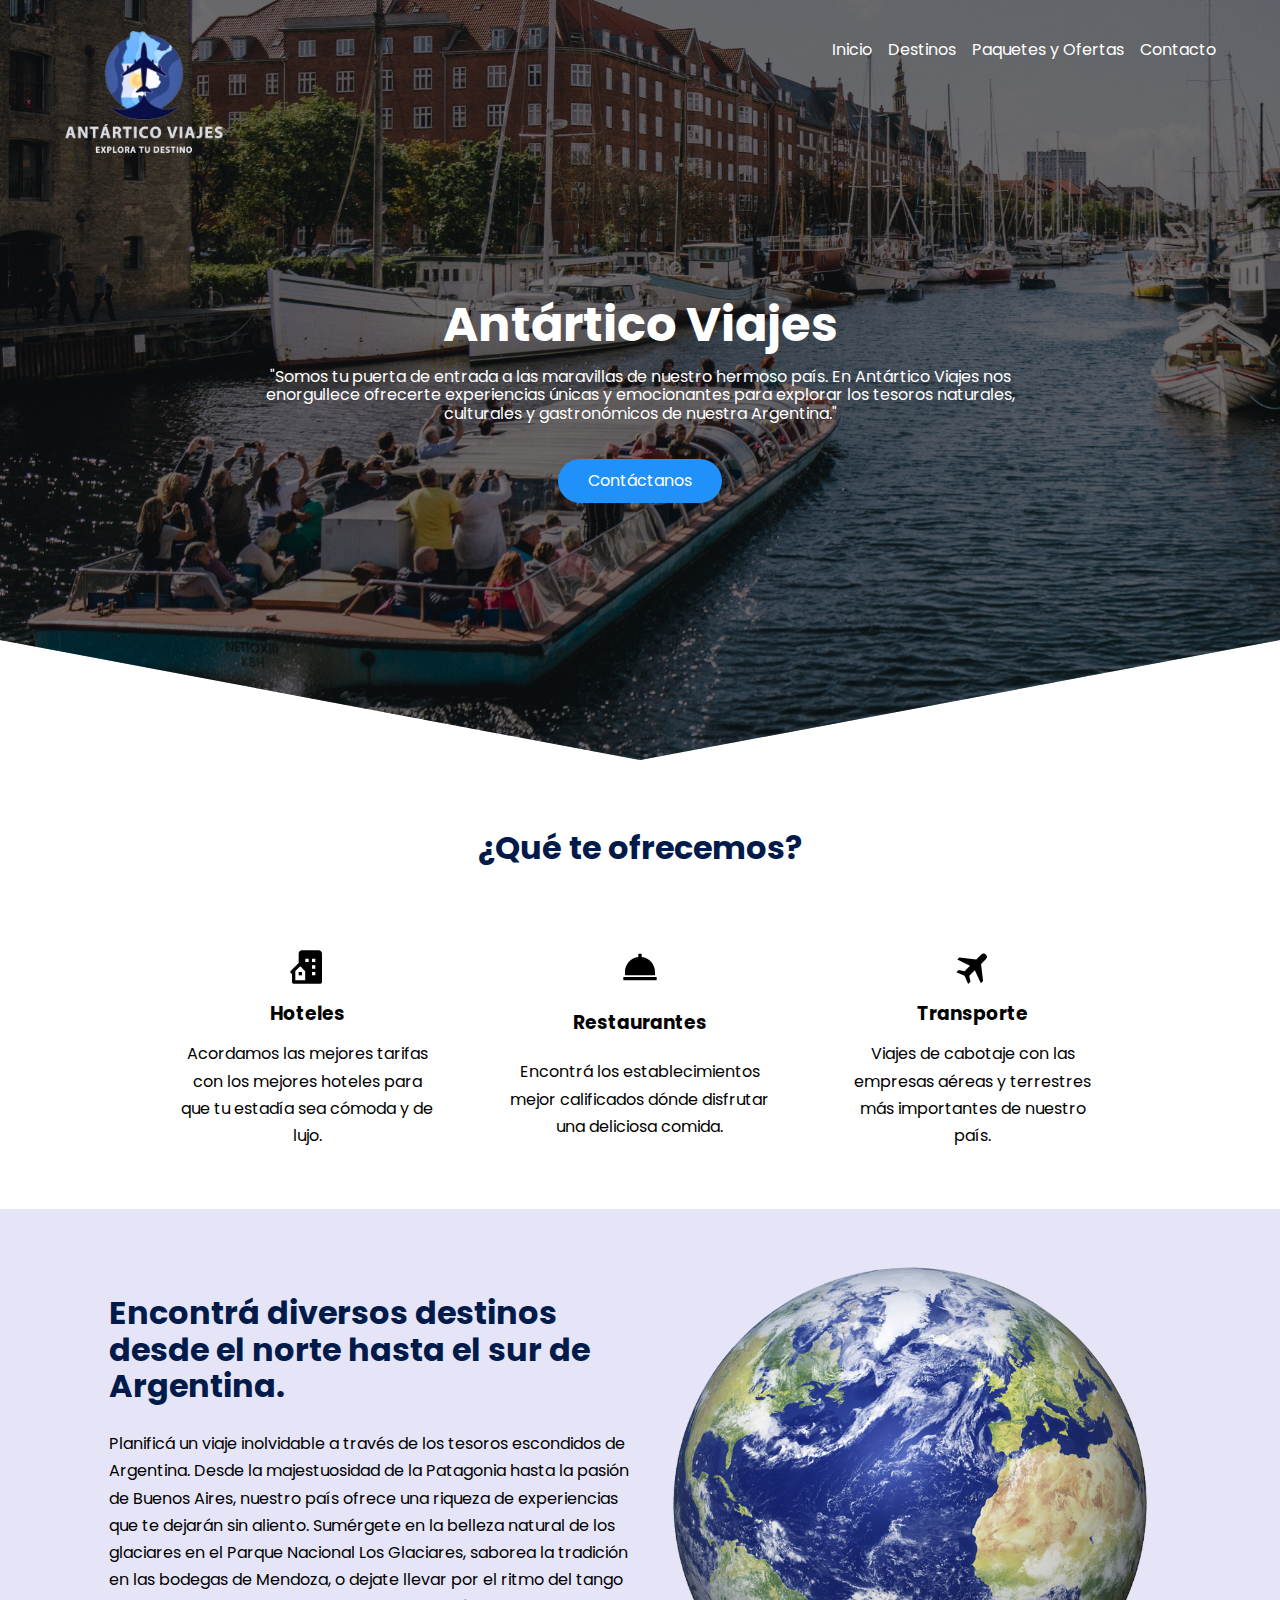
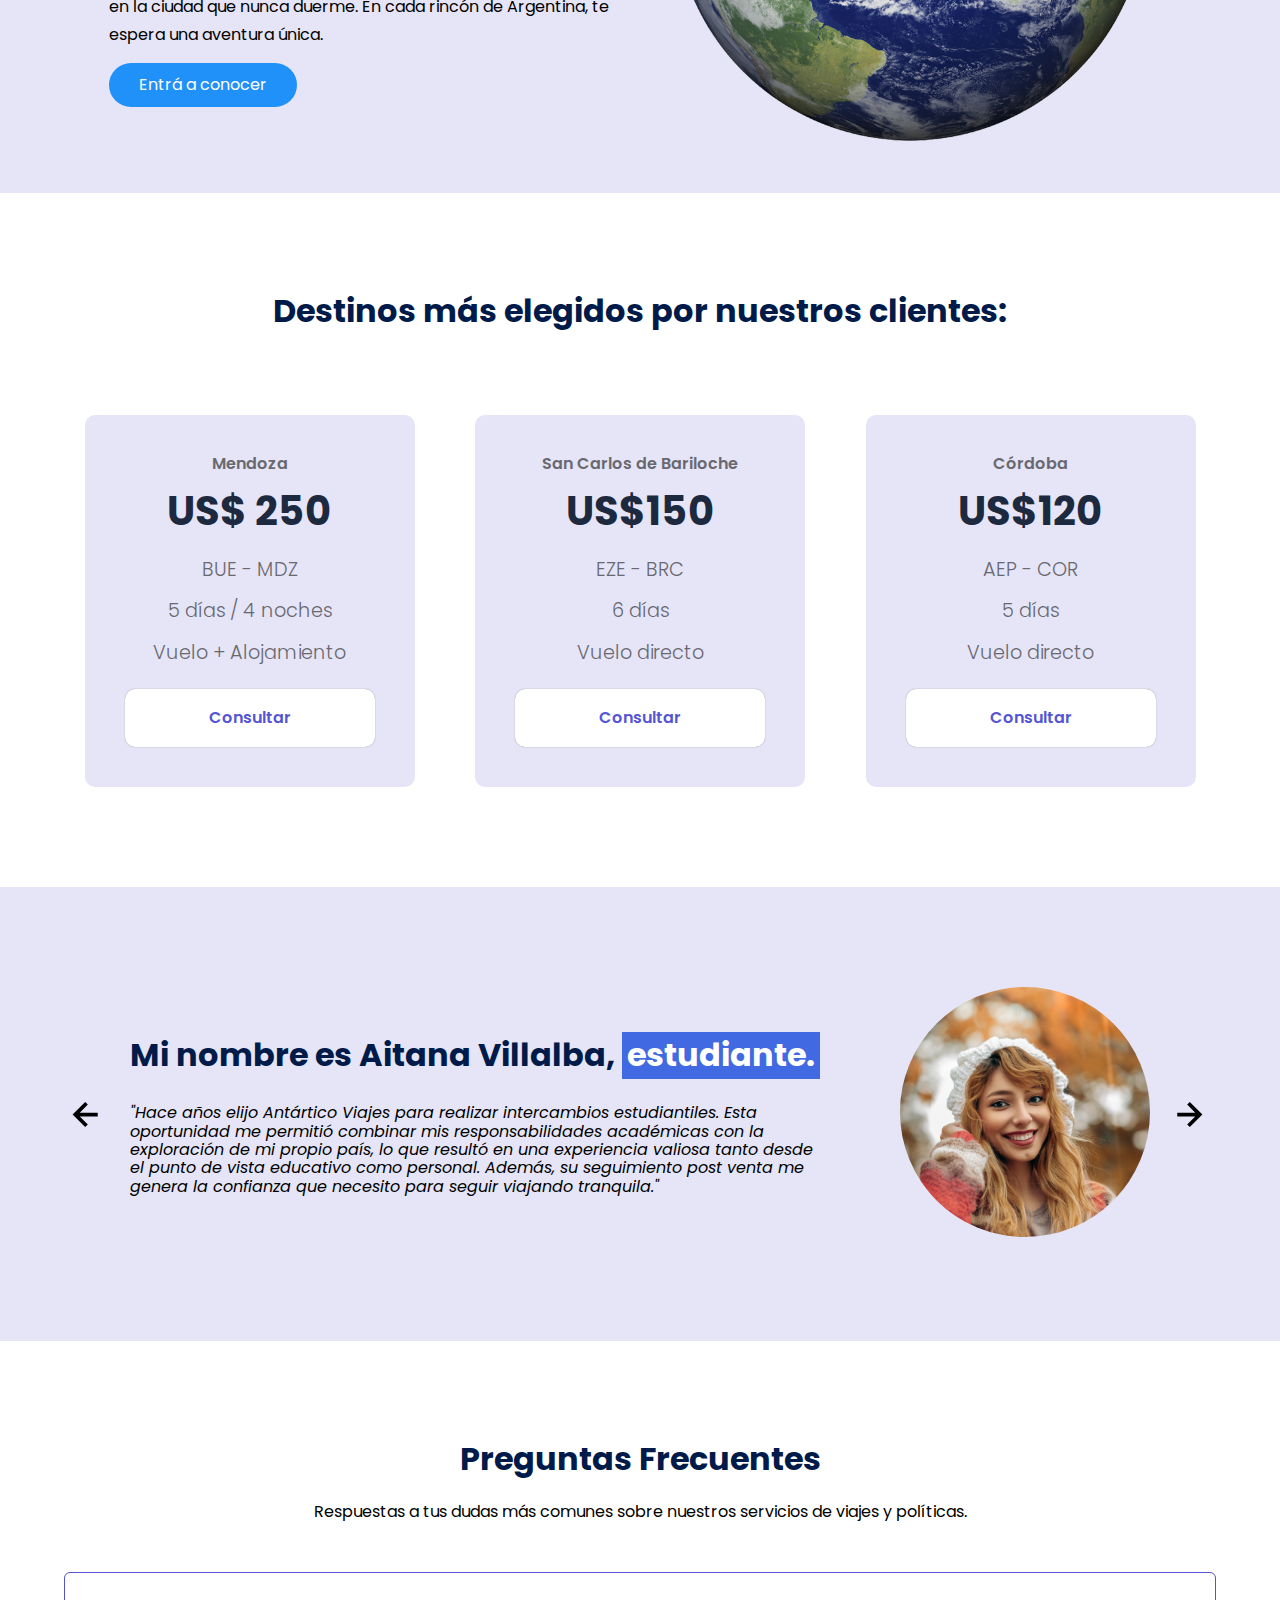
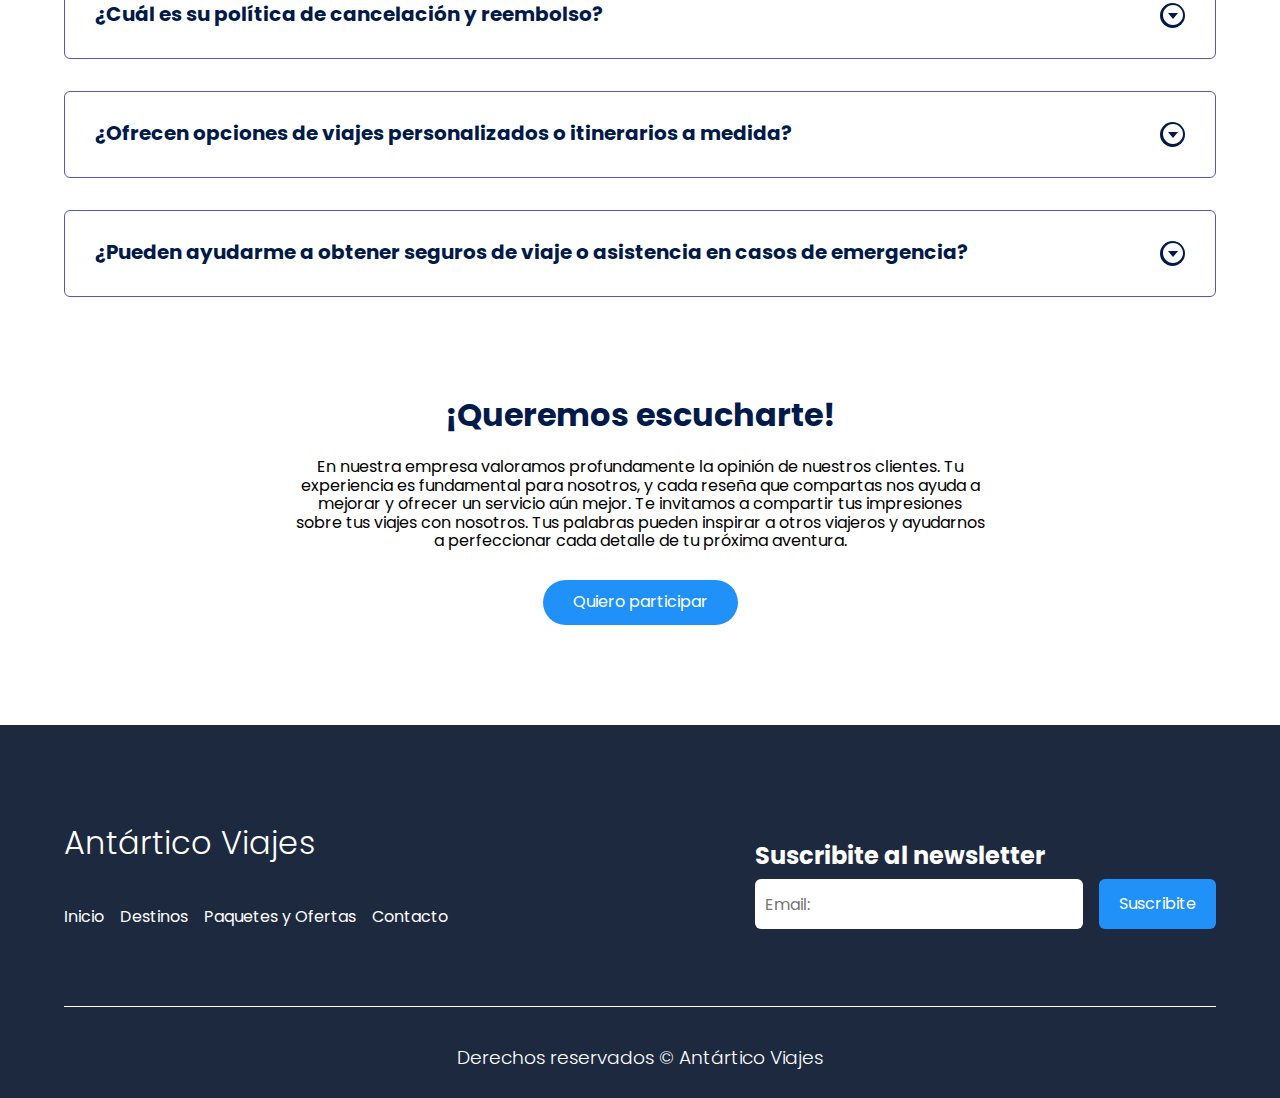
<file: index.html>
<!DOCTYPE html>
<html lang="es">
<head>
    <meta charset="UTF-8">
    <meta name="viewport" content="width=device-width, initial-scale=1.0">
    <title>Antártico Viajes</title>
    <link rel="shortcut icon" href="img/logotype.png" type="image/x-icon">
    <link rel="stylesheet" href="css/normalize.css">
    <link rel="stylesheet" href="css/index.css">
    <link rel="stylesheet" href="https://cdnjs.cloudflare.com/ajax/libs/font-awesome/6.4.2/css/all.min.css" integrity="sha512-z3gLpd7yknf1YoNbCzqRKc4qyor8gaKU1qmn+CShxbuBusANI9QpRohGBreCFkKxLhei6S9CQXFEbbKuqLg0DA==" crossorigin="anonymous" referrerpolicy="no-referrer" />

    <meta name="theme-color" content="#2091f9">

    <!-- Google -->
    <meta name="title" content="Antártico Viajes">
    <meta name="description" content="Somos tu puerta de entrada a las maravillas de nuestro hermoso país. En Antártico Viajes nos enorgullece ofrecerte experiencias únicas y emocionantes para explorar los tesoros naturales, culturales y gastronómicos de nuestra Argentina.">

    <!-- Facebook -->
    <meta property="og:type" content="website">
    <meta property="og:url" content="https://www.antartico-viajes.com">
    <meta property="og:title" content="Antártico Viajes">
    <meta property="og:description" content="Somos tu puerta de entrada a las maravillas de nuestro hermoso país. En Antártico Viajes nos enorgullece ofrecerte experiencias únicas y emocionantes para explorar los tesoros naturales, culturales y gastronómicos de nuestra Argentina.">

</head>
<body>
    <header class="hero">
        <nav class="nav container">
            <div class="nav_logo">
                <img src="img/Logotype-white.png" alt="logotype-white">                
            </div> 

            <ul class="nav_link nav_link--menu">
                <li class="nav_items">
                    <a href="#" class="nav_links">Inicio</a>
                </li>
                <li class="nav_items">
                    <a href="destinations.html" class="nav_links" target="_blank">Destinos</a>
                </li>
                <li class="nav_items">
                    <a href="packages.html" class="nav_links" target="_blank">Paquetes y Ofertas</a>
                </li>
                <li class="nav_items">
                    <a href="contact.html" class="nav_links" target="_blank">Contacto</a>
                </li>

                <img src="svg/close.svg" alt="boton cerrar" class="nav_close">
            </ul>

            <div class="nav_menu">
                <img src="svg/menu.svg" alt="boton menu" class="nav_img">
            </div>
        </nav>

        <section class="hero_container container">
            <h1 class="hero_title">Antártico Viajes</h1>
            <p class="hero_paragraph">"Somos tu puerta de entrada a las maravillas de nuestro hermoso país. En Antártico Viajes nos enorgullece ofrecerte experiencias únicas y emocionantes para explorar los tesoros naturales, culturales y gastronómicos de nuestra Argentina."</p>
            <a href="contact.html" target="_blank" class="cta">Contáctanos</a> <!-- Redirige a Contacto-->
        </section>
    </header>

    <main>
        <section class="container about container--about">
            <h2 class="subtitle subtitle--about">¿Qué te ofrecemos?</h2>

            <div class="about_main">
                <article class="about_icons"> <!-- Utilizacion de SVG -->
                    <img src="svg/hotel.svg" class="about_icon">
                    <h3 class="about_title">Hoteles</h3>
                    <p class="about_paragraph">Acordamos las mejores tarifas con los mejores hoteles para que tu estadía sea cómoda y de lujo.</p>
                </article>
                <article class="about_icons">
                    <img src="svg/dish.svg" class="about_icon">
                    <h3 class="about_title">Restaurantes</h3>
                    <p class="about_paragraph">Encontrá los establecimientos mejor calificados dónde disfrutar una deliciosa comida.</p>
                </article>
                <article class="about_icons">
                    <img src="svg/travel.svg" class="about_icon">
                    <h3 class="about_title">Transporte</h3>
                    <p class="about_paragraph">Viajes de cabotaje con las empresas aéreas y terrestres más importantes de nuestro país.</p>
                </article>
            </div>
        </section>

        <section class="knowledge">
            <div class="knowledge_container container">
                <div class="knowledge_texts">
                    <h2 class="subtitle">Encontrá diversos destinos desde el norte hasta el sur de Argentina.</h2>
                    <p class="knowledge_paragraph">Planificá un viaje inolvidable a través de los tesoros escondidos de Argentina. Desde la majestuosidad de la Patagonia hasta la pasión de Buenos Aires, nuestro país ofrece una riqueza de experiencias que te dejarán sin aliento. Sumérgete en la belleza natural de los glaciares en el Parque Nacional Los Glaciares, saborea la tradición en las bodegas de Mendoza, o dejate llevar por el ritmo del tango en la ciudad que nunca duerme. En cada rincón de Argentina, te espera una aventura única.</p>
                    <a href="destinations.html" target="_blank" class="cta">Entrá a conocer</a> <!-- Redirige a Destinos-->
                </div>
                
            
                <figure class="knowledge_picture">
                    <img src="img/tierra.png" alt="imagen turismo" class="knowledge_img">
                </figure>
            </div>
        </section>

        <section class="price container">
            <h2 class="subtitle">Destinos más elegidos por nuestros clientes:</h2>

            <div class="price_table">
                <div class="price_element">
                    <p class="price_name">Mendoza</p>
                    <h3 class="price_price">US$ 250</h3>
                   
                    <div class="price_items">
                        <p class="price_features">BUE - MDZ</p>
                        <p class="price_features">5 días / 4 noches</p>
                        <p class="price_features">Vuelo + Alojamiento</p>
                    </div>

                    <a href="contact.html" target="_blank" class="price_cta">Consultar</a> <!-- Redirige a Contacto-->
                </div>


                <div class="price_element">
                    <p class="price_name">San Carlos de Bariloche</p>
                    <h3 class="price_price">US$150</h3>
                   
                    <div class="price_items">
                        <p class="price_features">EZE - BRC</p>
                        <p class="price_features">6 días</p>
                        <p class="price_features">Vuelo directo</p>
                    </div>

                    <a href="contact.html" target="_blank" class="price_cta">Consultar</a> <!-- Redirige a Contacto-->
                </div>


                <div class="price_element">
                    <p class="price_name">Córdoba</p>
                    <h3 class="price_price">US$120</h3>
                   
                    <div class="price_items">
                        <p class="price_features">AEP - COR</p>
                        <p class="price_features">5 días</p>
                        <p class="price_features">Vuelo directo</p>
                    </div>

                    <a href="contact.html" target="_blank" class="price_cta">Consultar</a> <!-- Redirige a Contacto-->
                </div>


            </div>
        </section>

        <section class="testimony">
            <div class="testimony_container container">
                <img src="svg/leftarrow.svg" class="testimony_arrow" id="before">
            
                <section class="testimony_body testimony_body--show" data-id="1">
                    <div class="testimony_texts">
                        <h2 class="subtitle">Mi nombre es Aitana Villalba, <span class="testimony_course">estudiante.</span></h2>
                        <p class="testimony_review">"Hace años elijo Antártico Viajes para realizar intercambios estudiantiles. Esta oportunidad me permitió combinar mis responsabilidades académicas con la exploración de mi propio país, lo que resultó en una experiencia valiosa tanto desde el punto de vista educativo como personal. Además, su seguimiento post venta me genera la confianza que necesito para seguir viajando tranquila." </p>
                    </div>

                    <figure class="testimony_picture">
                        <img src="img/cara1.jpg" class="testimony_img" alt="cara1">
                    </figure>
                </section>

                <section class="testimony_body" data-id="2">
                    <div class="testimony_texts">
                        <h2 class="subtitle">Mi nombre es Thomas Villaverde, <span class="testimony_course">empresario.</span></h2>
                        <p class="testimony_review">"En tiempos de incertidumbre, como la pandemia de COVID-19, esta agencia de viaje nacional demostró su valía al mantenernos informados sobre las restricciones y regulaciones locales en constante cambio. Su capacidad para adaptarse a situaciones inesperadas y ofrecer soluciones rápidas fue impresionante y tranquilizadora."</p>
                    </div>

                    <figure class="testimony_picture">
                        <img src="img/cara2.jpg" class="testimony_img" alt="cara2">
                    </figure>
                </section>

                <section class="testimony_body" data-id="3">
                    <div class="testimony_texts">
                        <h2 class="subtitle">Mi nombre es Yexica Hernandez, <span class="testimony_course">viajante.</span></h2>
                        <p class="testimony_review">"Antártico Viajes me brindó un servicio altamente personalizado. Comprendieron mis preferencias y necesidades como viajera y crearon un itinerario que se adaptaba perfectamente a mis intereses, desde mi alojamiento hasta la exploración cultural y gastronómica. Esto hizo que mi experiencia fuera mucho más enriquecedora y personalizada."</p>
                    </div>

                    <figure class="testimony_picture">
                        <img src="img/cara3.jpg" class="testimony_img" alt="cara3">
                    </figure>
                </section>

                <img src="svg/rightarrow.svg" class="testimony_arrow" id="next">

            </div>
        </section>

        <section class="questions container">
            <h2 class="subtitle">Preguntas Frecuentes</h2>
            <p class="questions_paragraph">Respuestas a tus dudas más comunes sobre nuestros servicios de viajes y políticas.</p>

            <section class="questions_container">
                <article class="questions_padding">
                    <div class="questions_answer">
                        <h3 class="questions_title">¿Cuál es su política de cancelación y reembolso?
                            <span class="questions_arrow">
                                <img src="svg/arrow.svg" class="questions_img">
                            </span>
                        </h3>

                        <p class="questions_show">Si decidís cancelar tu reserva dentro del plazo establecido, te ofrecemos la opción de cancelación gratuita y un reembolso completo. El plazo puede variar según el tipo de reserva y el tipo de servicios involucrados. Te recomendamos revisar los detalles de cancelación específicos al hacer tu reserva.</p>
                    </div>
                </article>

                <article class="questions_padding">
                    <div class="questions_answer">
                        <h3 class="questions_title">¿Ofrecen opciones de viajes personalizados o itinerarios a medida?
                            <span class="questions_arrow">
                                <img src="svg/arrow.svg" class="questions_img">
                            </span>
                        </h3>

                        <p class="questions_show">Exacto. Nuestro equipo de expertos en viajes está a tu disposición para tener una consulta personalizada. Durante esta consulta, discutiremos tus intereses, deseos, presupuesto y cualquier otra consideración importante que tengas. Esto nos ayudará a comprender tus expectativas y a diseñar un viaje que se adapte a vos.</p>
                    </div>
                </article>

                <article class="questions_padding">
                    <div class="questions_answer">
                        <h3 class="questions_title">¿Pueden ayudarme a obtener seguros de viaje o asistencia en casos de emergencia?
                            <span class="questions_arrow">
                                <img src="svg/arrow.svg" class="questions_img">
                            </span>
                        </h3>

                        <p class="questions_show">Por el momento no trabajamos con seguros de viaje o asistencia propios. Sin embargo, te vamos a proporcionar información de contacto de emergencia que podés utilizar en caso de cualquier problema durante tu viaje. Estamos disponibles para ayudarte las 24 horas del día, los 7 días de la semana.</p>
                    </div>
                </article>
            </section>

            <section class="questions_offer">
                <h2 class="subtitle">¡Queremos escucharte!</h2>
                <p class="questions_copy">En nuestra empresa valoramos profundamente la opinión de nuestros clientes. Tu experiencia es fundamental para nosotros, y cada reseña que compartas nos ayuda a mejorar y ofrecer un servicio aún mejor. Te invitamos a compartir tus impresiones sobre tus viajes con nosotros. Tus palabras pueden inspirar a otros viajeros y ayudarnos a perfeccionar cada detalle de tu próxima aventura.</p>
                <a href="#" class="cta cta--copy">Quiero participar</a>
            </section>
        </section>
    </main>

    <section class="modal">
        <div class="modal_container">
            <img src="img/modal.png" class="modal_img">
            <h2 class="modal_title">¡Contanos tu experiencia con nosotros o envianos tu sugerencia para optimizar nuestra atención!</h2>
            <p class="modal_paragraph">Podes escribirnos a nuestro correo electrónico <span class="modal_span">antartico-viajes@gmail.com</span> con el asunto "Sugerencia" o "Reseña", o buscarnos en nuestras redes de Instagram y Facebook con el nombre de <span class="modal_span">Antártico Viajes</span> y enviarnos tu mensaje.</p>
            <a href="#" class="modal_close">Cerrar</a>
        </div>
    </section>

    <footer class="footer">
        <section class="footer_container container">
            <nav class="nav nav--footer">
                <h2 class="footer_title">Antártico Viajes</h2>
                
                <ul class="nav_link nav_link--footer">
                    <li class="nav_items">
                        <a href="#" class="nav_links">Inicio</a>
                    </li>
                    <li class="nav_items">
                        <a href="destinations.html" class="nav_links" target="_blank">Destinos</a>
                    </li>
                    <li class="nav_items">
                        <a href="packages.html" class="nav_links" target="_blank">Paquetes y Ofertas</a>
                    </li>
                    <li class="nav_items">
                        <a href="contact.html" class="nav_links" target="_blank">Contacto</a>
                    </li>
                </ul>
            </nav>

            <form class="footer_form">
                <h2 class="footer_newsletter">Suscribite al newsletter</h2>
                <div class="footer_inputs">
                    <input type="email" placeholder="Email:" class="footer_input">
                    <input type="submit" value="Suscribite" class="footer_submit">
                </div>
            </form>
        </section>

        <section class="footer_copy container">
            <div class="footer_social">
                <a href="#" class="footer_icons"><i class="fa-brands fa-instagram footer_img"></i></a>
                <a href="#" class="footer_icons"><i class="fa-brands fa-facebook footer_img"></i></a>
            </div>

            <!-- Utilizacion de Font Awesome -->

            <h3 class="footer_copyright">Derechos reservados &copy; Antártico Viajes</h3>
        </section>
    </footer>

    <script src="js/slider.js"></script>
    <script src="js/questions.js"></script>
    <script src="js/menu.js"></script>
    <script src="js/modal.js"></script>
    
</body>
</html>
</file>
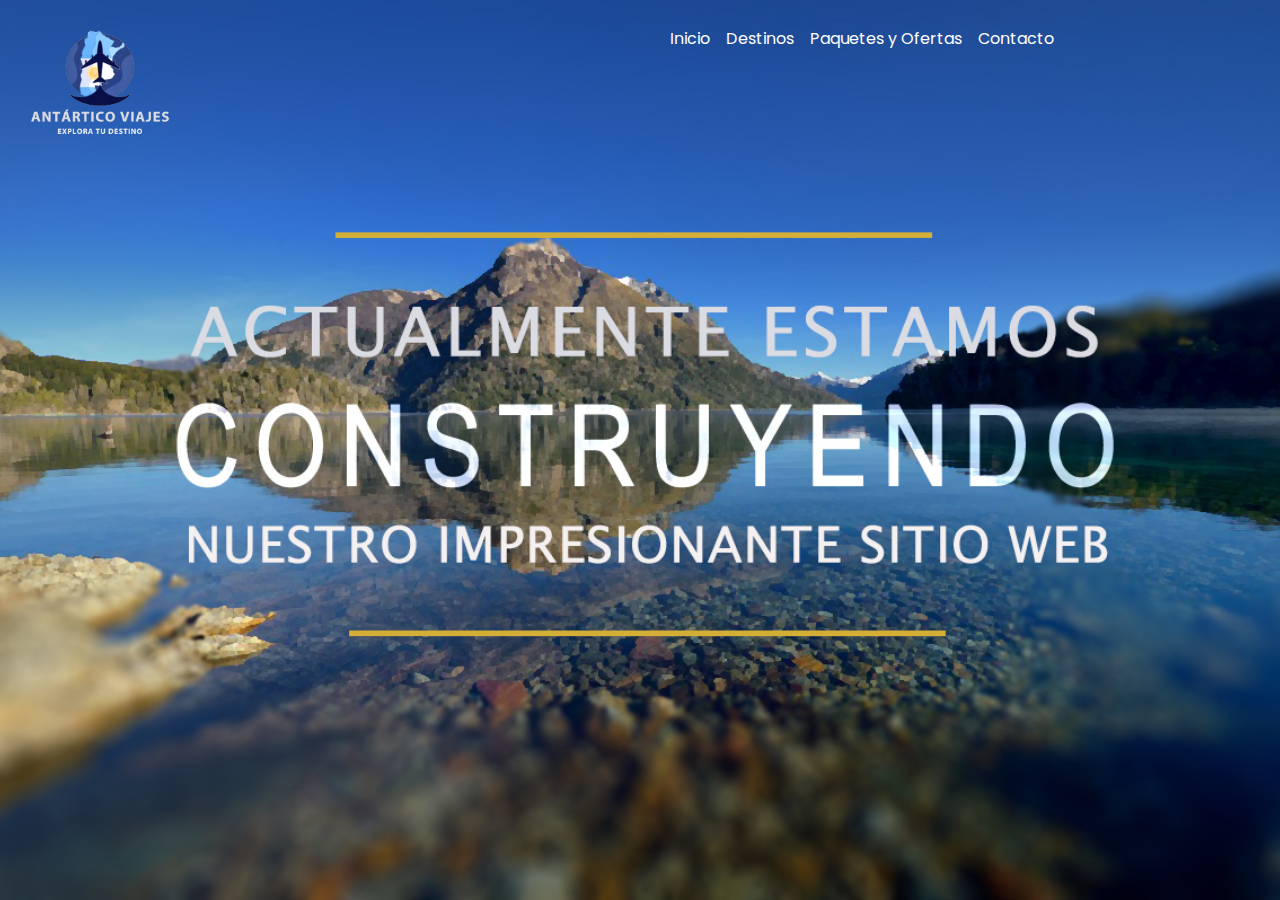
<file: construction.html>
<!DOCTYPE html>
<html lang="en">
<head>
    <meta charset="UTF-8">
    <meta name="viewport" content="width=device-width, initial-scale=1.0">
    <title>Próximamente</title>
    <link rel="shortcut icon" href="img/logotype.png" type="image/x-icon">
    <link rel="stylesheet" href="css/construction.css">
    <link rel="stylesheet" href="css/normalize.css">
</head>
<body>
    <header class="hero">
        <nav class="nav container">
            <div class="nav_logo">
                <img src="img/Logotype-white.png" alt="logotype-white">                
            </div> 

            <ul class="nav_link nav_link--menu">                
                <li class="nav_items">
                    <a href="index.html" class="nav_links" target="_blank">Inicio</a>
                </li>
                <li class="nav_items">
                    <a href="destinations.html" class="nav_links" target="_blank">Destinos</a>
                </li>
                <li class="nav_items">
                    <a href="packages.html" class="nav_links" target="_blank">Paquetes y Ofertas</a>
                </li>
                <li class="nav_items">
                    <a href="contact.html" class="nav_links" target="_blank">Contacto</a>
                </li>

                <img src="svg/close.svg" alt="boton cerrar" class="nav_close">
            </ul>

            <div class="nav_menu">
                <img src="svg/menu.svg" alt="boton menu" class="nav_img">
            </div>
        </nav>
    </header>

    <script src="js/menu.js"></script>
</body>
</html>
</file>
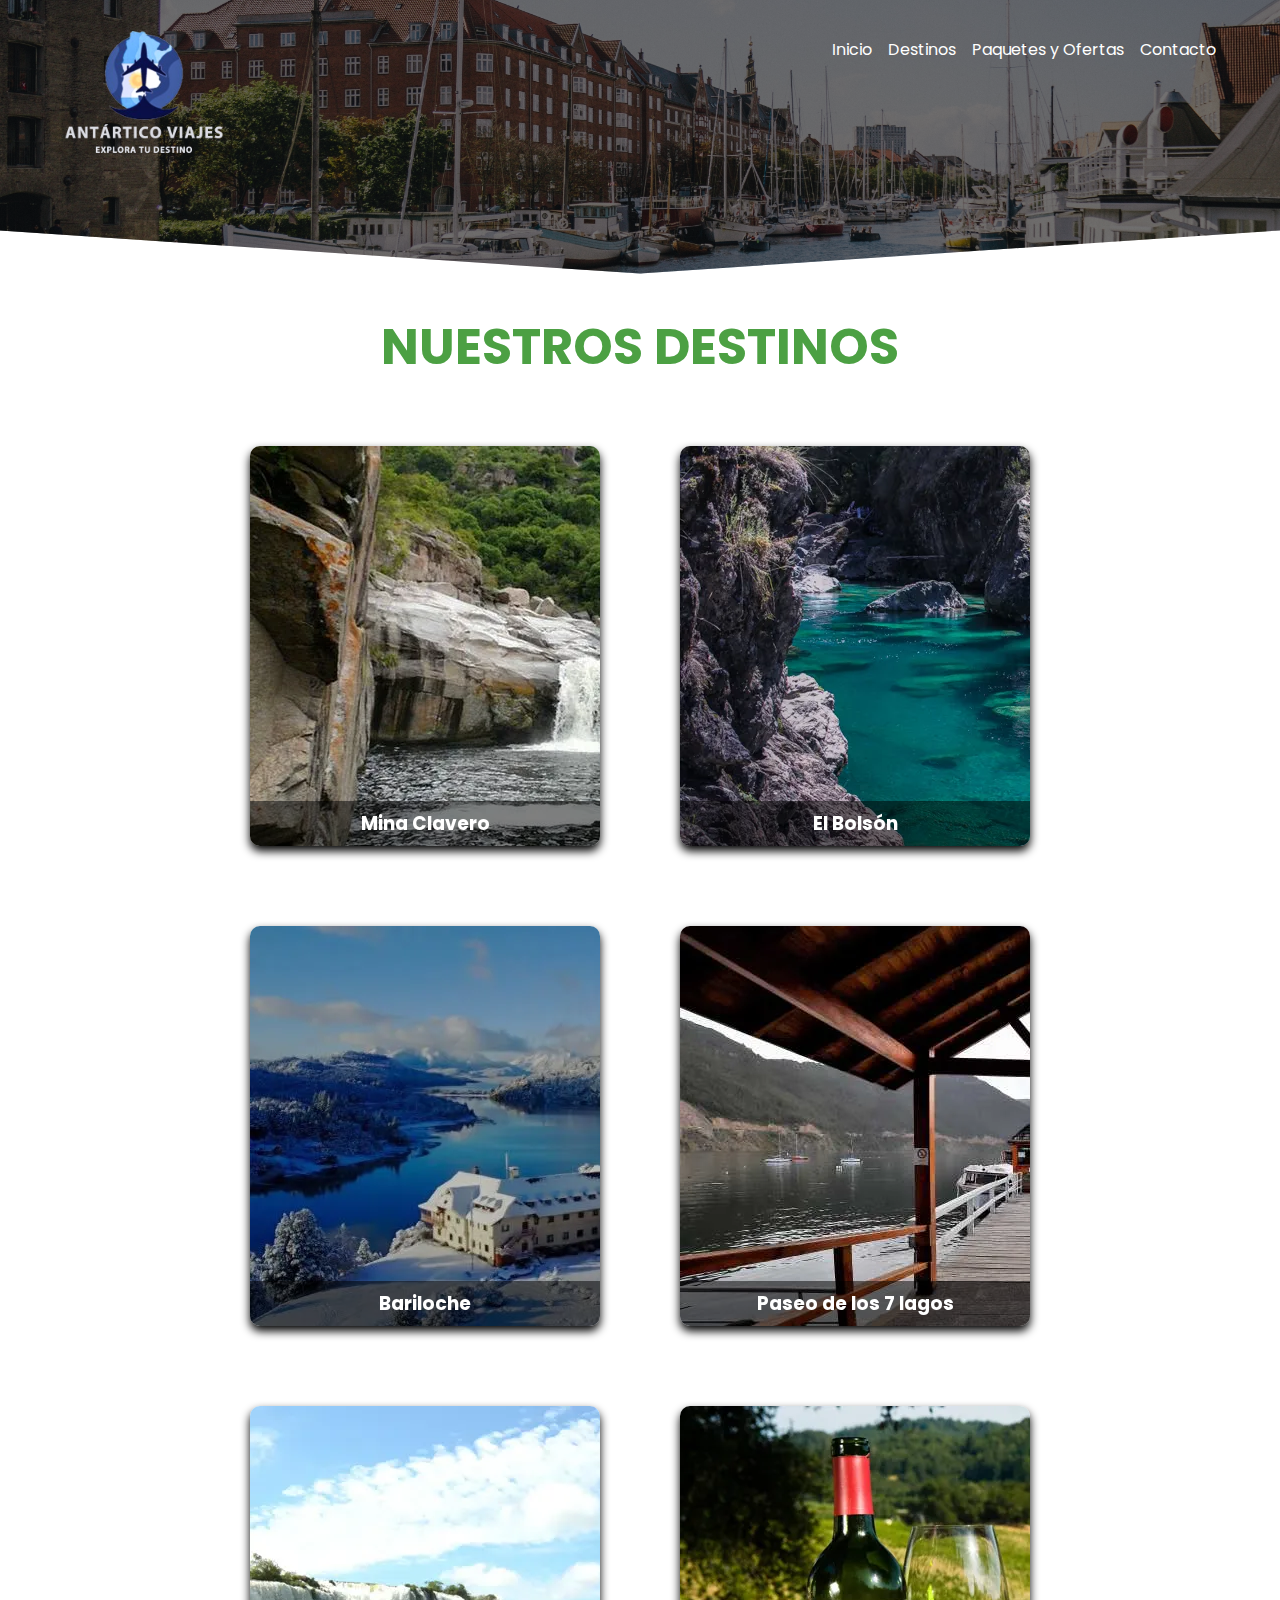
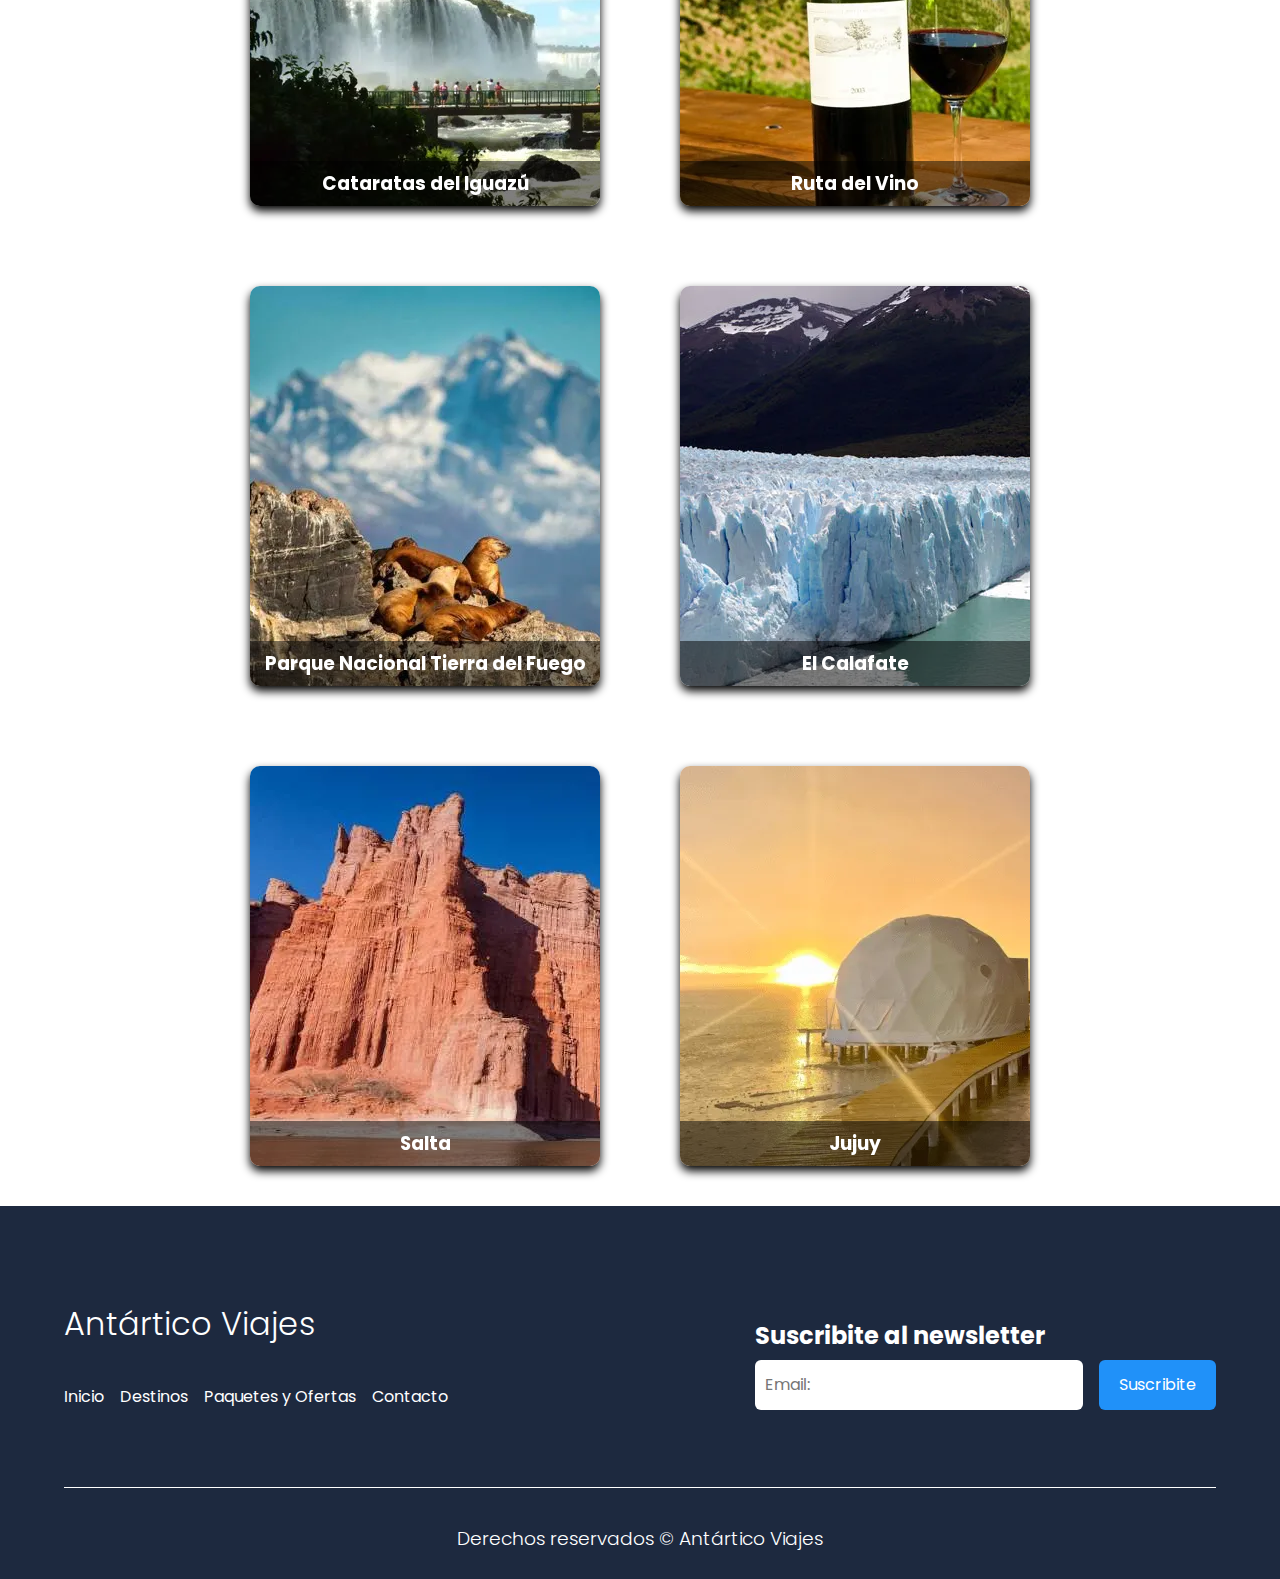
<file: destinations.html>
<!DOCTYPE html>
<html lang="es">
<head>
    <meta charset="UTF-8">
    <meta name="viewport" content="width=device-width, initial-scale=1.0">
    <title>Destinos</title>
    
    <link rel="shortcut icon" href="img/logotype.png" type="image/x-icon">  
    <link rel="stylesheet" href="css/normalize.css"> 
    <link rel="stylesheet" href="css/destinations.css">
    <link rel="stylesheet" href="https://cdnjs.cloudflare.com/ajax/libs/font-awesome/6.4.2/css/all.min.css" integrity="sha512-z3gLpd7yknf1YoNbCzqRKc4qyor8gaKU1qmn+CShxbuBusANI9QpRohGBreCFkKxLhei6S9CQXFEbbKuqLg0DA==" crossorigin="anonymous" referrerpolicy="no-referrer" />
    
    <meta name="theme-color" content="#2091f9">

    <!-- Google -->
    <meta name="title" content="Antártico Viajes">
    <meta name="description" content="Somos tu puerta de entrada a las maravillas de nuestro hermoso país. En Antártico Viajes nos enorgullece ofrecerte experiencias únicas y emocionantes para explorar los tesoros naturales, culturales y gastronómicos de nuestra Argentina.">

    <!-- Facebook -->
    <meta property="og:type" content="website">
    <meta property="og:url" content="https://www.antartico-viajes.com">
    <meta property="og:title" content="Antártico Viajes">
    <meta property="og:description" content="Somos tu puerta de entrada a las maravillas de nuestro hermoso país. En Antártico Viajes nos enorgullece ofrecerte experiencias únicas y emocionantes para explorar los tesoros naturales, culturales y gastronómicos de nuestra Argentina.">
</head>

<body>

    <header class="hero">
        <nav class="nav container">
            <div class="nav_logo">
                <img src="img/Logotype-white.png" alt="logotype-white">                
            </div> 

            <ul class="nav_link nav_link--menu">                
                <li class="nav_items">
                    <a href="index.html" class="nav_links" target="_blank">Inicio</a>
                </li>
                <li class="nav_items">
                    <a href="#" class="nav_links">Destinos</a>
                </li>
                <li class="nav_items">
                    <a href="packages.html" class="nav_links" target="_blank">Paquetes y Ofertas</a>
                </li>                
                <li class="nav_items">
                    <a href="contact.html" class="nav_links" target="_blank">Contacto</a>
                </li>

                <img src="svg/close.svg" alt="boton cerrar" class="nav_close">
            </ul>

            <div class="nav_menu">
                <img src="svg/menu.svg" alt="boton menu" class="nav_img">
            </div>
        </nav>
    </header>

    <main>

        <h1>NUESTROS DESTINOS</h1>

        <section class="main">
            <section class="card">
                <div class="face front">
                    <img src="img/mina_clavero.webp" alt="mina clavero">
                    <h3>Mina Clavero</h3>
                </div>

                <div class="face back">
                    <h3>Mina Clavero</h3>
                    <p>La zona es muy atractiva por sus 14Km de playas, pequeñas cascadas, pesca deportiva de truchas, cabalgatas, rápel, parapente y múltiples opciones culturales para visitar y disfrutar en familia.</p>
                    <div class="link_face back">
                        <a href="contact.html" target="_blank">Más información</a>
                    </div>
                </div>
            </section>

            <section class="card">
                <div class="face front">
                    <img src="img/el_bolson.webp" alt="el_bolson">
                    <h3>El Bolsón</h3>
                </div>

                <div class="face back">
                    <h3>El Bolsón</h3>
                    <p>Con un paisaje de montañas, bosques, ríos y lagos. Puedes disfrutar de una caminata por el Cajón Azul, hacer parapente en el Cerro Piltriquitrón, conocer el Bosque Temático Belenus o esquiar en invierno en el Cerro Perito Moreno.</p>
                    <div class="link_face back">
                        <a href="contact.html" target="_blank">Más información</a>
                    </div>
                </div>
            </section>

            <section class="card">
                <div class="face front">
                    <img src="img/bariloche.webp" alt="bariloche">
                    <h3>Bariloche</h3>
                </div>

                <div class="face back">
                    <h3>Bariloche</h3>
                    <p>Sus reservas naturales que incluyen lagos, montañas y bosques, y sus destacados centros de esquí, son su principal atractivo. Ofrece circuitos impresionantes para el verano y el invierno, además de diversas actividades culturales y deportivas.</p>
                    <div class="link_face back">
                        <a href="contact.html" target="_blank">Más información</a>
                    </div>
                </div>
            </section>

            <section class="card">
                <div class="face front">
                    <img src="img/paseo de los 7 lagos.webp" alt="paseo de los 7 lagos">
                    <h3>Paseo de los 7 lagos</h3>
                </div>

                <div class="face back">
                    <h3>Paseo de los 7 lagos</h3>
                    <p>Con una longitud aproximada de 107Km se pueden apreciar extensos bosques, cerros nevados y lagos. Los lagos que dan nombre al camino son: Lácar, Machónico, Falkner, Villarino, Lago escondido, Correntoso y Espejo ¡Ven a disfrutar!</p>
                    <div class="link_face back">
                        <a href="contact.html" target="_blank">Más información</a>
                    </div>
                </div>
            </section>

            <section class="card">
                <div class="face front">
                    <img src="img/cataratas del iguazú.webp" alt="cataratas del iguazú">
                    <h3>Cataratas del Iguazú</h3>
                </div>

                <div class="face back">
                    <h3>Cataratas del Iguazú</h3>
                    <p>Con vegetación exhuberante y casi tropical, este conjunto de cataratas están conformadas por 275 saltos. La Garganta del Diablo es el salto más alto y se disfruta recorriendo las pasarelas de Puerto Canoas.</p>
                    <div class="link_face back">
                        <a href="contact.html" target="_blank">Más información</a>
                    </div>
                </div>
            </section>

            <section class="card">
                <div class="face front">
                    <img src="img/ruta del vino.webp" alt="ruta del vino">
                    <h3>Ruta del Vino</h3>
                </div>

                <div class="face back">
                    <h3>Ruta del Vino en Mendoza y Córdoba</h3>
                    <p>La propuesta incluye visitas a viñedos y bodegas, y la degustación de vinos regionales. Integra un circuito de rutas gourmet, donde destaca la oferta de chacinados y encurtidos.</p>
                    <div class="link_face back">
                        <a href="contact.html" target="_blank">Más información</a>
                    </div>
                </div>
            </section>

            <section class="card">
                <div class="face front">
                    <img src="img/parque.webp" alt="parque nacional tierra del fuego">
                    <h3>Parque Nacional Tierra del Fuego</h3>
                </div>

                <div class="face back">
                    <h3>Parque Nacional Tierra del Fuego</h3>
                    <p>Es uno de los parques nacionales argentinos con costa marina. Cuenta con picos y valles con ríos y lagos originados en glaciares. Es la puerta de entrada para las excusiones a la Antártida.</p>
                    <div class="link_face back">
                        <a href="contact.html" target="_blank">Más información</a>
                    </div>
                </div>
            </section>

            <section class="card">
                <div class="face front">
                    <img src="img/calafate.webp" alt="calafate">
                    <h3>El Calafate</h3>
                </div>

                <div class="face back">
                    <h3>El Calafate</h3>
                    <p>Es la puerta de acceso al parque nacional Los Glaciares. Posee atractivos turísticos como el glaciar Perito Moreno, el glaciar Upsala y el cerro Fitz Roy.</p>
                    <div class="link_face back">
                        <a href="contact.html" target="_blank">Más información</a>
                    </div>
                </div>
            </section>

            <section class="card">
                <div class="face front">
                    <img src="img/salta.webp" alt="salta">
                    <h3>Salta</h3>
                </div>

                <div class="face back">
                    <h3> Salta</h3>
                    <p> En su circuito Purmamarca, Humauaca, y Cafayate, Salta te ofrece cabalgatas, camping, glamping, cicloturismo, mountain bike, visitas a cuevas y cavernas, puentismo, escalada, parapente, rápel, rafting, kayak, pesca deportiva, entre otras actividades.</p>
                    <div class="link_face back">
                        <a href="contact.html" target="_blank">Más información</a>
                    </div>
                </div>
            </section>

            <section class="card">
                <div class="face front">
                    <img src="img/salinas_jujuy.webp" alt="jujuy">
                    <h3>Jujuy</h3>
                </div>

                <div class="face back">
                    <h3> Jujuy</h3>
                    <p> Uno de los circuitos con mucho interés arqueológico y cultural de Jujuy es el conformado por Las Salinas, el Cerro de 7 colores, y la Garganta del Diablo. Jujuy también te ofrece trekking, montañismo, cabalgata, y avistaje de fauna y flora particular. La ronda del mate se acompaña con el sonido de una guitarra ¡Imperdible!.</p>
                    <div class="link_face back">
                        <a href="contact.html" target="_blank">Más información</a>
                    </div>
                </div>
            </section>

        </section>                  
    </main>

    <footer class="footer">
        <section class="footer_container container">
            <nav class="nav nav--footer">
                <h2 class="footer_title">Antártico Viajes</h2>
    
                <ul class="nav_link nav_link--footer">
                    <li class="nav_items">
                        <a href="index.html" class="nav_links" target="_blank">Inicio</a>
                    </li>

                    <li class="nav_items">
                        <a href="#" class="nav_links">Destinos</a>
                    </li>

                    <li class="nav_items">
                        <a href="packages.html" class="nav_links" target="_blank">Paquetes y Ofertas</a>
                    </li>
                                        
                    <li class="nav_items">
                        <a href="contact.html" class="nav_links" target="_blank">Contacto</a>
                    </li>
                </ul>
            </nav>

            <form class="footer_form">
                <h2 class="footer_newsletter">Suscribite al newsletter</h2>

                <div class="footer_inputs">
                    <input type="email" placeholder="Email:" class="footer_input">
                    <input type="submit" value="Suscribite" class="footer_submit">
                </div>
            </form>
        </section>

        <section class="footer_copy container">
            <div class="footer_social">
                <a href="#" class="footer_icons"><i class="fa-brands fa-instagram footer_img"></i></a>
                <a href="#" class="footer_icons"><i class="fa-brands fa-facebook footer_img"></i></a>
            </div>
            
            <h3 class="footer_copyright">Derechos reservados &copy; Antártico Viajes</h3>
        </section>
    </footer>
  
    <script src="js/slider.js"></script>
    <script src="js/questions.js"></script>
    <script src="js/menu.js"></script>
    <script src="js/modal.js"></script>
    <script src="js/packages.js"></script> 

</body>
</html>
</file>
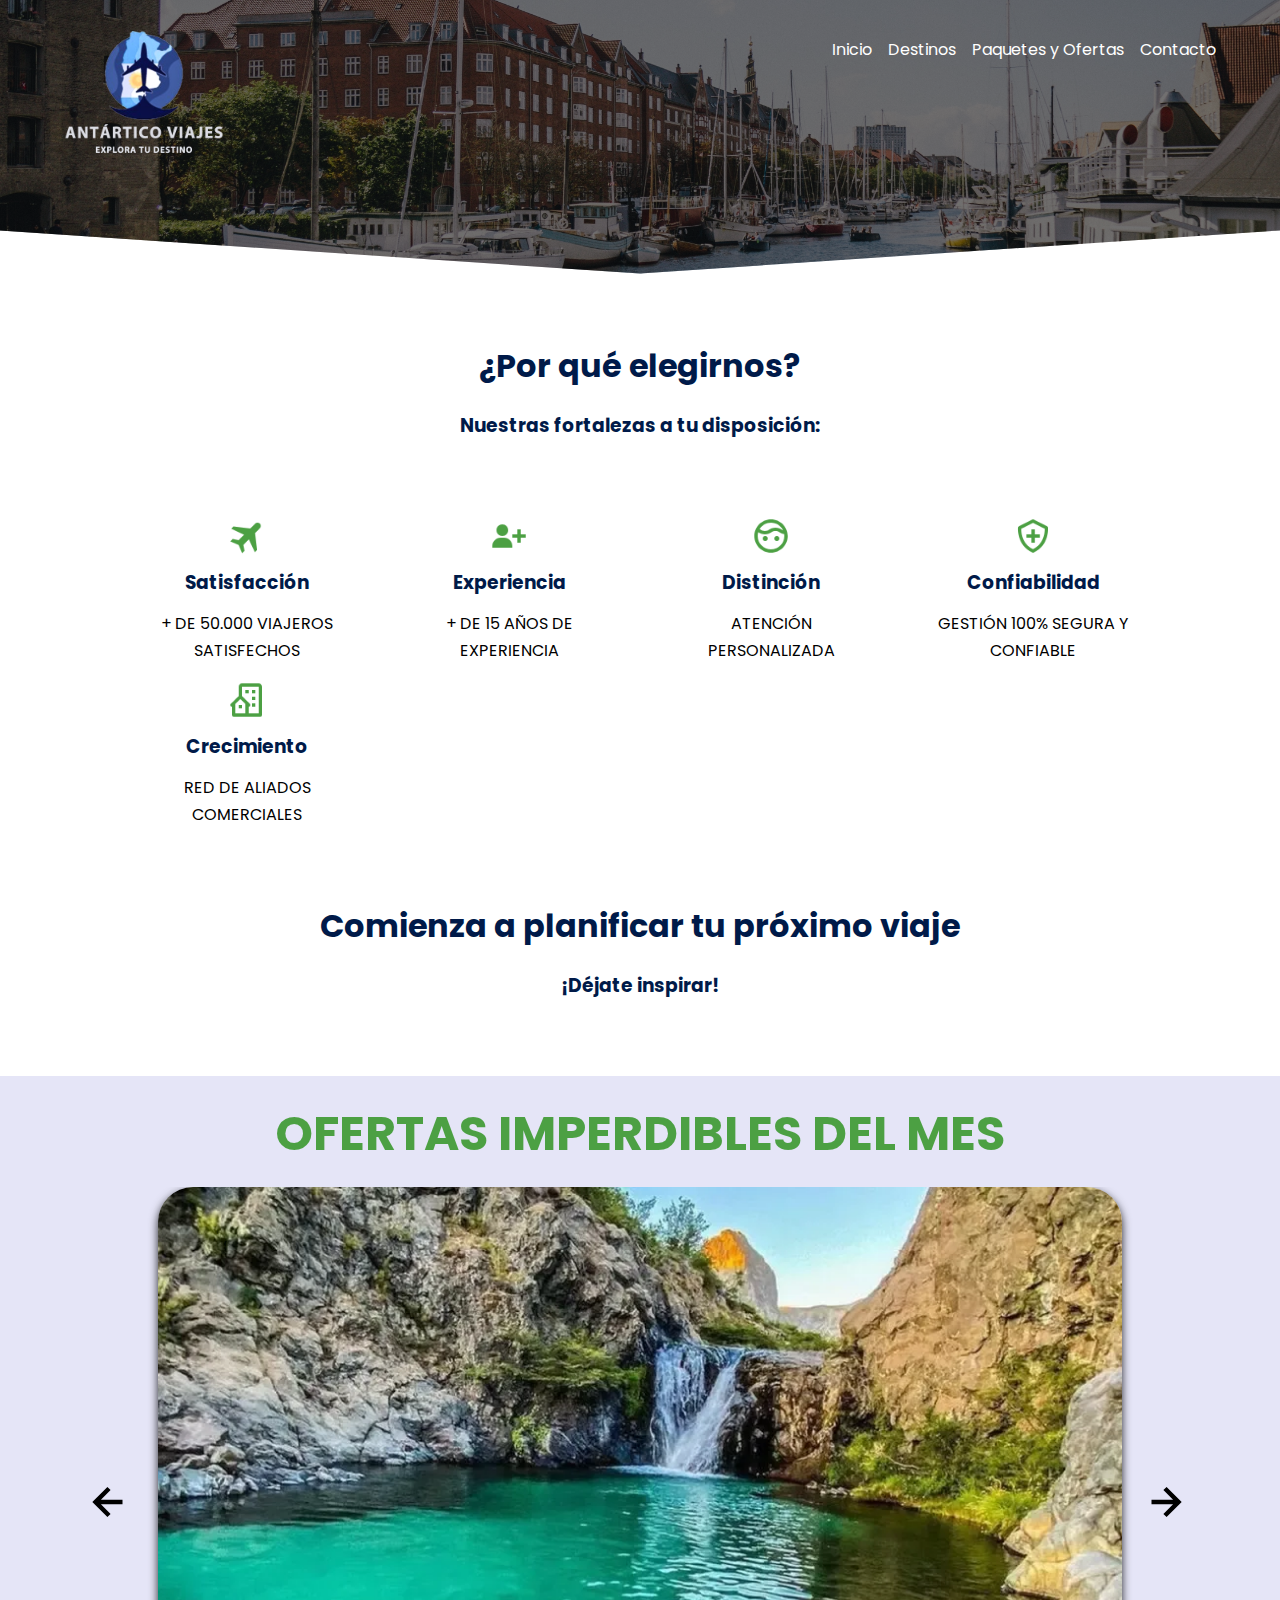
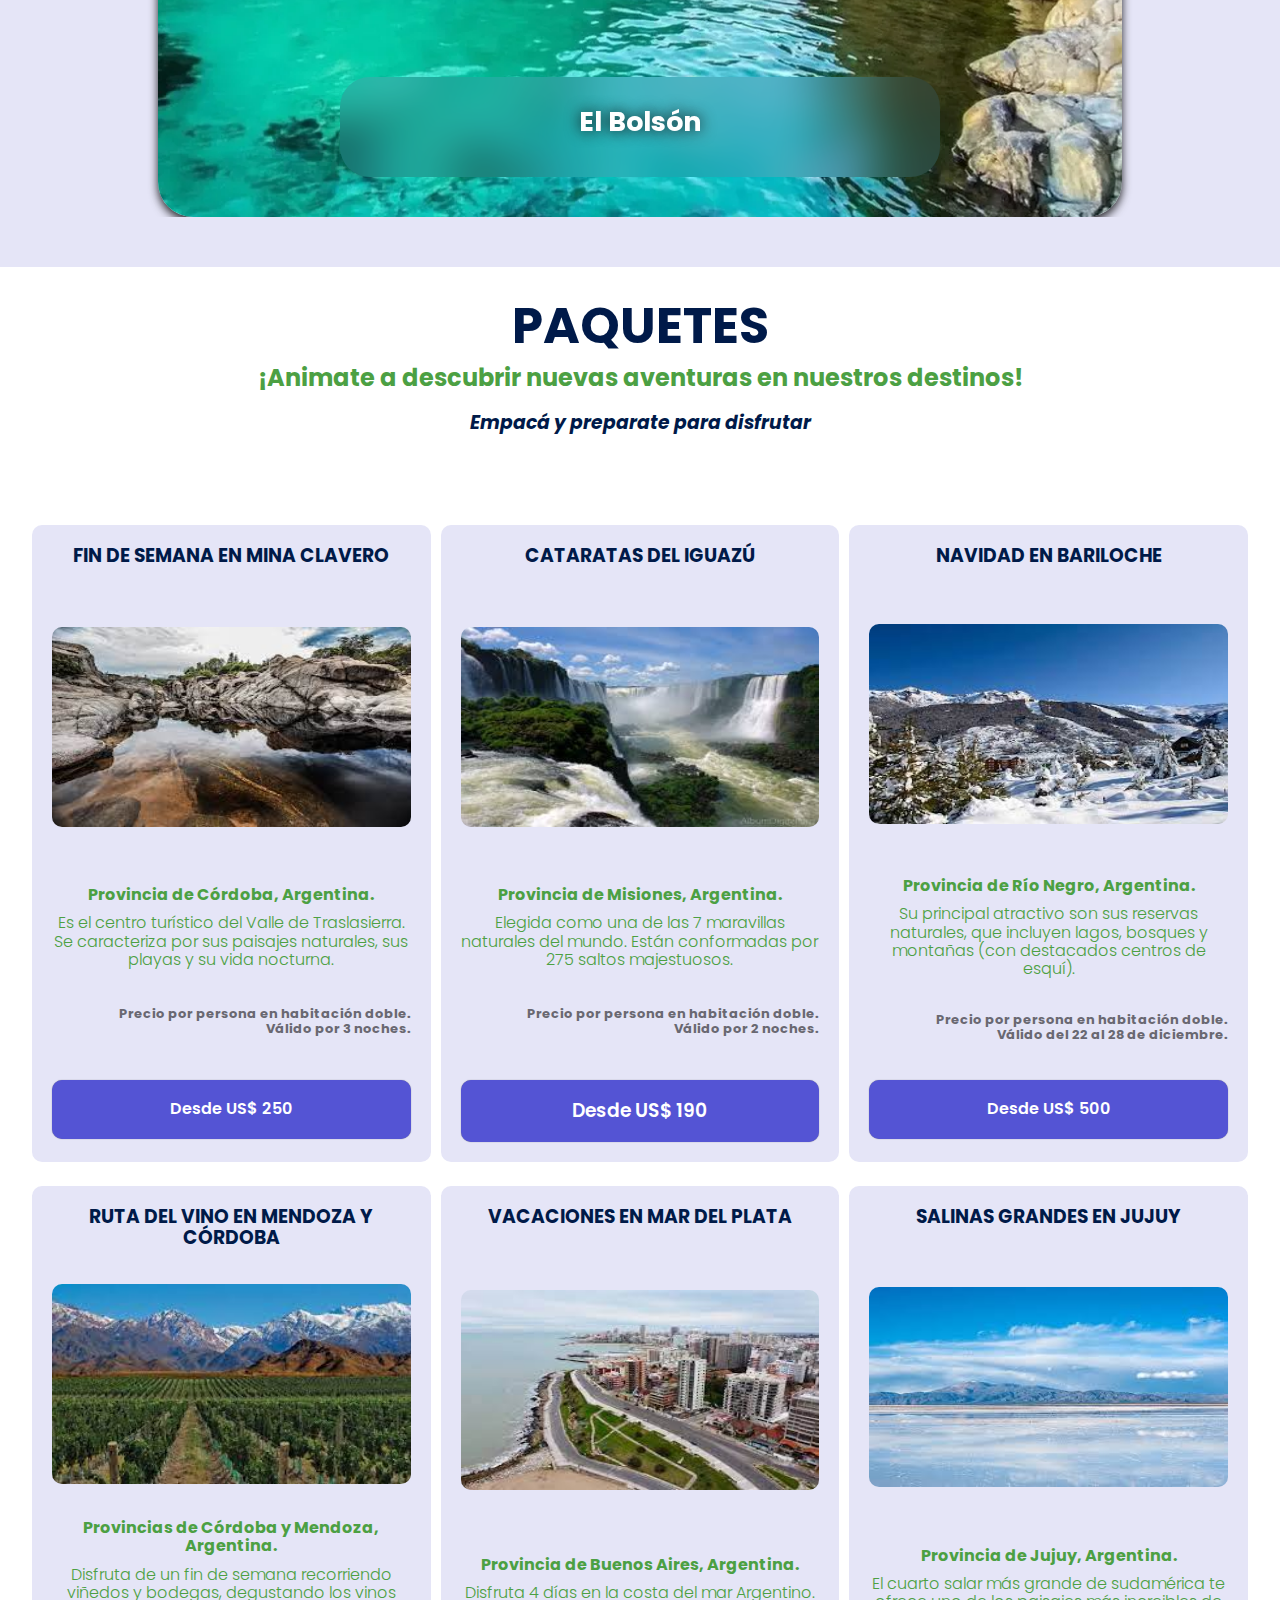
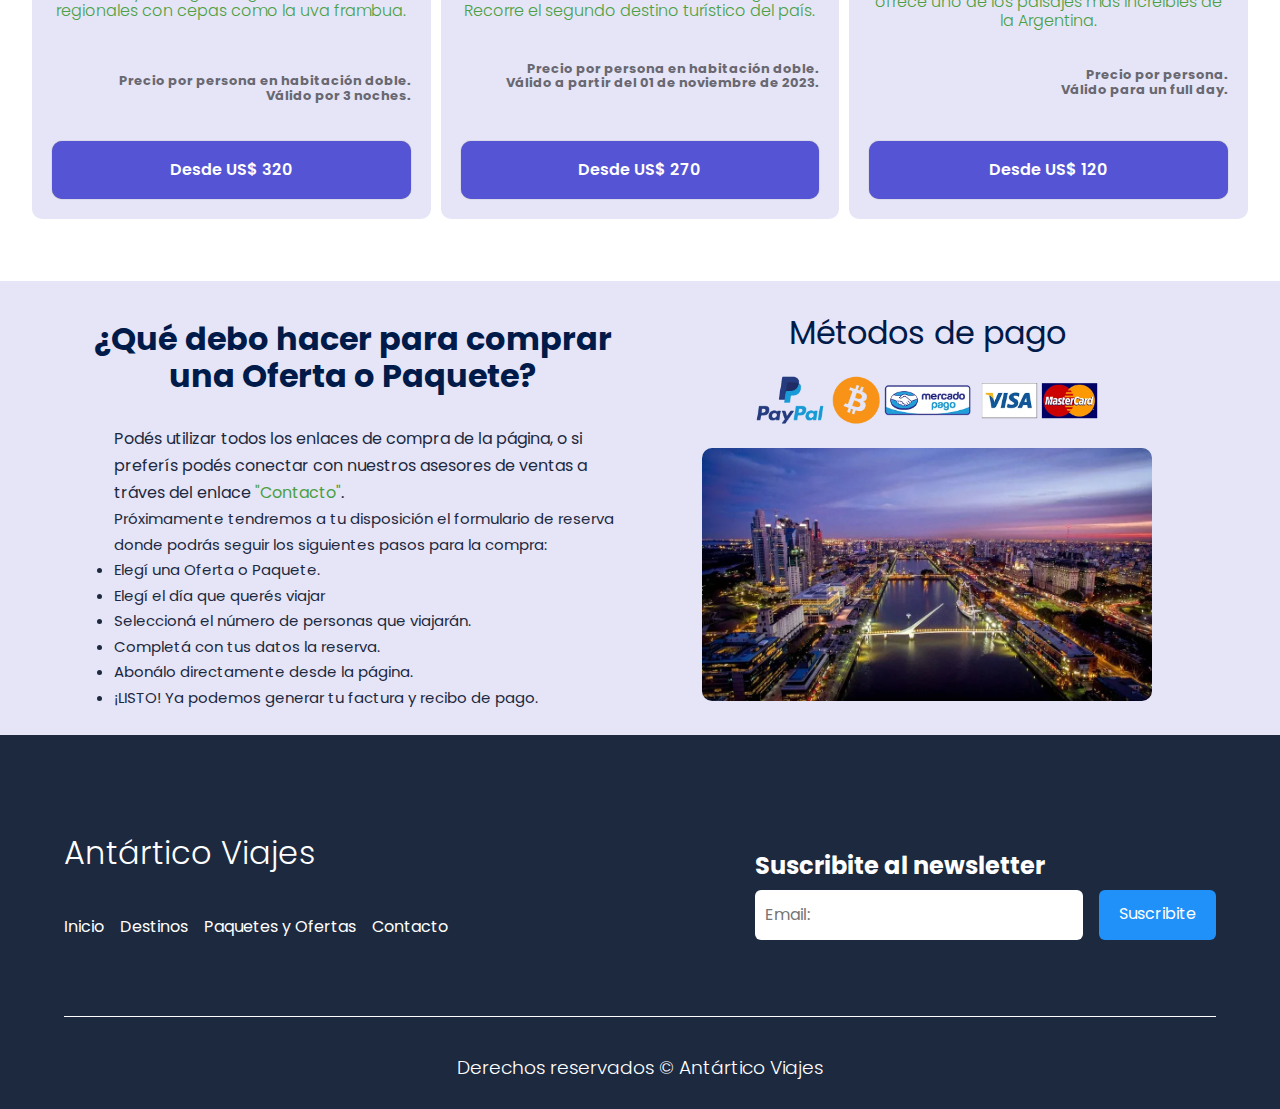
<file: packages.html>
<!DOCTYPE html>
<html lang="es">
<head>
    <meta charset="UTF-8">
    <meta name="viewport" content="width=device-width, initial-scale=1.0">
    <title>Paquetes y Ofertas</title>
    
    <link rel="shortcut icon" href="img/logotype.png" type="image/x-icon">  
    <link rel="stylesheet" href="css/normalize.css"> 
    <link rel="stylesheet" href="css/packages.css">
    <link rel="stylesheet" href="https://cdnjs.cloudflare.com/ajax/libs/font-awesome/6.4.2/css/all.min.css" integrity="sha512-z3gLpd7yknf1YoNbCzqRKc4qyor8gaKU1qmn+CShxbuBusANI9QpRohGBreCFkKxLhei6S9CQXFEbbKuqLg0DA==" crossorigin="anonymous" referrerpolicy="no-referrer" />
    
    <meta name="theme-color" content="#2091f9">

    <!-- Google -->
    <meta name="title" content="Antártico Viajes">
    <meta name="description" content="Somos tu puerta de entrada a las maravillas de nuestro hermoso país. En Antártico Viajes nos enorgullece ofrecerte experiencias únicas y emocionantes para explorar los tesoros naturales, culturales y gastronómicos de nuestra Argentina.">

    <!-- Facebook -->
    <meta property="og:type" content="website">
    <meta property="og:url" content="https://www.antartico-viajes.com">
    <meta property="og:title" content="Antártico Viajes">
    <meta property="og:description" content="Somos tu puerta de entrada a las maravillas de nuestro hermoso país. En Antártico Viajes nos enorgullece ofrecerte experiencias únicas y emocionantes para explorar los tesoros naturales, culturales y gastronómicos de nuestra Argentina.">
</head>

<body>
    <header class="hero">
        <nav class="nav container">
            <div class="nav_logo">
                <img src="img/Logotype-white.png" alt="logotype-white">                
            </div> 

            <ul class="nav_link nav_link--menu">                
                <li class="nav_items">
                    <a href="index.html" class="nav_links" target="_blank">Inicio</a>
                </li>
                <li class="nav_items">
                    <a href="destinations.html" class="nav_links" target="_blank">Destinos</a>
                </li>
                <li class="nav_items">
                    <a href="#" class="nav_links">Paquetes y Ofertas</a>
                </li>
                <li class="nav_items">
                    <a href="contact.html" class="nav_links" target="_blank">Contacto</a>
                </li>

                <img src="svg/close.svg" alt="boton cerrar" class="nav_close">
            </ul>

            <div class="nav_menu">
                <img src="svg/menu.svg" alt="boton menu" class="nav_img">
            </div>
        </nav>
    </header>

    <main>
        <section class="container about">
            <h2 class="subtitle">¿Por qué elegirnos?</h2>
            <h3 class="about_title">Nuestras fortalezas a tu disposición:</h3>

            <div class="about_main">
                <article class="about_icons">
                    <img src="icon/plane-icon.png" class="about_icon">
                    <h3 class="about_title">Satisfacción</h3>
                    <p class="about_paragraph">+ DE 50.000 VIAJEROS SATISFECHOS</p>
                </article>

                <article class="about_icons">
                    <img src="icon/user-plus-icon.png" class="about_icon">
                    <h3 class="about_title">Experiencia</h3>
                    <p class="about_paragraph">+ DE 15 AÑOS DE EXPERIENCIA</p>
                </article>

                <article class="about_icons">
                    <img src="icon/face-icon.png" class="about_icon">
                    <h3 class="about_title">Distinción</h3>
                    <p class="about_paragraph">ATENCIÓN PERSONALIZADA</p>
                </article>

                <article class="about_icons">
                    <img src="icon/shield-plus-icon.png" class="about_icon">
                    <h3 class="about_title">Confiabilidad</h3>
                    <p class="about_paragraph">GESTIÓN 100% SEGURA Y CONFIABLE</p>
                </article>

                <article class="about_icons">
                    <img src="icon/building-house-icon.png" class="about_icon">
                    <h3 class="about_title">Crecimiento</h3>
                    <p class="about_paragraph">RED DE ALIADOS COMERCIALES</p>
                </article>
            </div> 
            
            <div class="about_promot">
                <h2 class="subtitle">Comienza a planificar tu próximo viaje</h2>
                <h3 class="about_title">¡Déjate inspirar!</h3>
            </div>   
        </section>

        <section class="offers">
            <h2 class="offers_title">OFERTAS IMPERDIBLES DEL MES</h2>

            <div class="offers_container container">                
               <img src="svg/leftarrow.svg" class="offers_arrow" id="before">
            
                <section class="offers_body offers_body--show" data-id="1">                          
                    <img src="img/bolson.webp" class="offers_img" alt="bolson">
                    
                    <div class="offers_text">                        
                        <h3>El Bolsón</h3>
                        <p>¡Hasta 42% de descuento! Reservas hasta el 15 de noviembre de 2023. Desde US$250</p>
                    </div>
                </section>     

                <section class="offers_body" data-id="2">    
                    <img src="img/perito_moreno.webp" class="offers_img" alt="perito_moreno">
                    
                    <div class="offers_text">
                        <h3>Glaciar Perito Moreno</h3>
                        <p>Disfrutá de Ushuaia por 5 días con el 20% off. Desde US$1.200</p>
                    </div>
                </section>

                <section class="offers_body" data-id="3">         
                    <img src="img/tierra_del_fuego.webp" class="offers_img" alt="tierra del fuego">
             
                    <div class="offers_text">
                        <h3>Parque Nacional Tierra del Fuego</h3>
                        <p>Niños de 4 a 12 años gratis con reservas hasta el 15 de enero de 2024. Desde US$400</p>
                    </div>                 
                </section>
                
                <img src="svg/rightarrow.svg" class="offers_arrow" id="next">   
             </div>
            
        </section>

        <section class="package_container">
            <h1 class="package_title">PAQUETES</h1>
            <h2 class="package_subtitle">¡Animate a descubrir nuevas aventuras en nuestros destinos!</h2>
            <h3 class="package_subtitle2">Empacá y preparate para disfrutar</h3>

            <div class="package_table">
                <div class="package_element">
                    <h3 class="package_name">FIN DE SEMANA EN MINA CLAVERO</h3>
                                     
                    <div class="package_items">
                        <img src="img/mina clavero.jpeg" alt="mina clavero" class="package_features">

                        <div class="destinations">
                            <p class="package_text">Provincia de Córdoba, Argentina.</p>
                            <p class="package_text_light">Es el centro turístico del Valle de Traslasierra. Se caracteriza por sus paisajes naturales, sus playas y su vida nocturna.</p>
                        </div>                        
                        
                        <div class="package_add">
                            <p>Precio por persona en habitación doble. <br> Válido por 3 noches.</p> 
                        </div>                        
                    </div>

                    <a href="construction.html" target="_blank" class="package_cta">Desde US$ 250</a>
                </div>

                <div class="package_element">
                    <h3 class="package_name">CATARATAS DEL IGUAZÚ<h3>                                                  
                    <div class="package_items">
                        <img src="img/iguazu.jpeg" alt="iguazú" class="package_features">

                        <div  class="destinations">
                            <p class="package_text">Provincia de Misiones, Argentina.</p>
                            <p class="package_text_light">Elegida como una de las 7 maravillas naturales del mundo. Están conformadas por 275 saltos majestuosos.</p>
                        </div>
                        
                        <div class="package_add">
                            <p>Precio por persona en habitación doble. <br> Válido por 2 noches.</p>
                        </div>
                    </div>

                    <a href="construction.html" target="_blank" class="package_cta">Desde US$ 190</a>
                </div>

                <div class="package_element">
                    <h3 class="package_name">NAVIDAD EN BARILOCHE</h3>                    
                                        
                    <div class="package_items">
                        
                        <img src="img/bariloche.jpeg" alt="bariloche" class="package_features">

                        <div class="destinations">
                            <p class="package_text">Provincia de Río Negro, Argentina.</p>
                            <p class="package_text_light">Su principal atractivo son sus reservas naturales, que incluyen lagos, bosques y montañas (con destacados centros de esquí).</p>
                        </div>
                        
                        <div class="package_add">
                            <p>Precio por persona en habitación doble. <br> Válido del 22 al 28 de diciembre.</p>
                        </div> 
                    </div>

                    <a href="construction.html" target="_blank" class="package_cta">Desde US$ 500</a>
                </div>

                <div class="package_element">
                    <h3 class="package_name">RUTA DEL VINO EN MENDOZA Y CÓRDOBA</h3> 
                   
                    <div class="package_items">
                        <img src="img/ruta del vino.jpeg" alt="ruta del vino" class="package_features">

                        <div class="d">
                            <p class="package_text">Provincias de Córdoba y Mendoza, Argentina.</p>
                            <p class="package_text_light">Disfruta de un fin de semana recorriendo viñedos y bodegas, degustando los vinos regionales con cepas como la uva frambua.</p>
                        </div>
                        
                        <div  class="package_add">
                            <p>Precio por persona en habitación doble.<br>Válido por 3 noches.</p>
                        </div>
                    </div>

                    <a href="construction.html" target="_blank" class="package_cta">Desde US$ 320</a>
                </div>

                <div class="package_element">
                    <h3 class="package_name">VACACIONES EN MAR DEL PLATA</h3> 
                                       
                    <div class="package_items">
                        <img src="img/mar plata.jpeg" alt="mar del plata" class="package_features">

                        <div class="destinations">
                            <p class="package_text">Provincia de Buenos Aires, Argentina.</p>
                            <p class="package_text_light">Disfruta 4 días en la costa del mar Argentino. Recorre el segundo destino turístico del país.</p>
                        </div>
                        
                        <div class="package_add">
                            <p>Precio por persona en habitación doble.<br>Válido a partir del 01 de noviembre de 2023.</p>
                        </div>
                    </div>

                    <a href="construction.html" target="_blank" class="package_cta">Desde US$ 270</a>
                </div>    

                <div class="package_element">  
                    <h3 class="package_name">SALINAS GRANDES EN JUJUY</h3> 
                                                        
                    <div class="package_items">
                        <img src="img/salinas.jpeg" alt="salinas" class="package_features">

                        <div class="destinations">
                            <p class="package_text">Provincia de Jujuy, Argentina.</p>
                            <p class="package_text_light">El cuarto salar más grande de sudamérica te ofrece uno de los paisajes más increibles de la Argentina.</p>
                        </div>
                        
                        <div class="package_add"> 
                            <p>Precio por persona. <br>Válido para un full day.</p>
                        </div>
                    </div>

                    <a href="construction.html" target="_blank" class="package_cta">Desde US$ 120</a>
                </div> 
            </div>
        </section>

        <section class="step">
            <div class="step_container container">
                <div class="step_texts">
                    <h2 class="subtitle subtitle--step">¿Qué debo hacer para comprar una Oferta o Paquete?</h2>

                    <ul class="step_paragraph">
                        Podés utilizar todos los enlaces de compra de la página, o si preferís podés conectar con nuestros asesores de ventas a tráves del enlace <a href="contact.html">"Contacto"</a>.

                        <p class="reservation">Próximamente tendremos a tu disposición el formulario de reserva donde podrás seguir los siguientes pasos para la compra:</p>

                        <div class="reservation">

                        <li>Elegí una Oferta o Paquete.</li>

                        <li>Elegí el día que querés viajar</li>
                        
                        <li>Seleccioná el número de personas que viajarán.</li>

                        <li>Completá con tus datos la reserva.</li>

                        <li>Abonálo directamente desde la página.</li>

                        <li>¡LISTO! Ya podemos generar tu factura y recibo de pago.</li></div>
                        
                    </ul>
                </div>
                
            
                <figure class="step_picture">
                    <p class="subtitle">Métodos de pago</p>                    
                    <img src="img/metodos_pago.webp" alt="metodos_pago" class="step_img">
                    <img src="img/buenos_aires.webp" alt="buenos_aires" class="step_picture">
                </figure>

            </div>

        </section>     

    </main>

    <footer class="footer">

        <section class="footer_container container">

            <nav class="nav nav--footer">

                <h2 class="footer_title">Antártico Viajes</h2>
                
                <ul class="nav_link nav_link--footer">

                    <li class="nav_items">
                        <a href="index.html" class="nav_links" target="_blank">Inicio</a>
                    </li>

                    <li class="nav_items">
                        <a href="destinations.html" class="nav_links" target="_blank">Destinos</a>
                    </li>

                    <li class="nav_items">
                        <a href="#" class="nav_links">Paquetes y Ofertas</a></li>

                    <li class="nav_items">
                        <a href="contact.html" class="nav_links" target="_blank">Contacto</a>
                    </li>
                </ul>
            </nav>

            <form class="footer_form">
                <h2 class="footer_newsletter">Suscribite al newsletter</h2>

                <div class="footer_inputs">
                    <input type="email" placeholder="Email:" class="footer_input">
                    <input type="submit" value="Suscribite" class="footer_submit">
                </div>
            </form>
        </section>

        <section class="footer_copy container">
            <div class="footer_social">
                <a href="#" class="footer_icons"><i class="fa-brands fa-instagram footer_img"></i></a>
                <a href="#" class="footer_icons"><i class="fa-brands fa-facebook footer_img"></i></a>
            </div>
            
            <h3 class="footer_copyright">Derechos reservados &copy; Antártico Viajes</h3>
        </section>

    </footer>

    <script src="js/questions.js"></script>
    <script src="js/menu.js"></script>
    <script src="js/packages.js"></script>
</body>
</html>
</file>
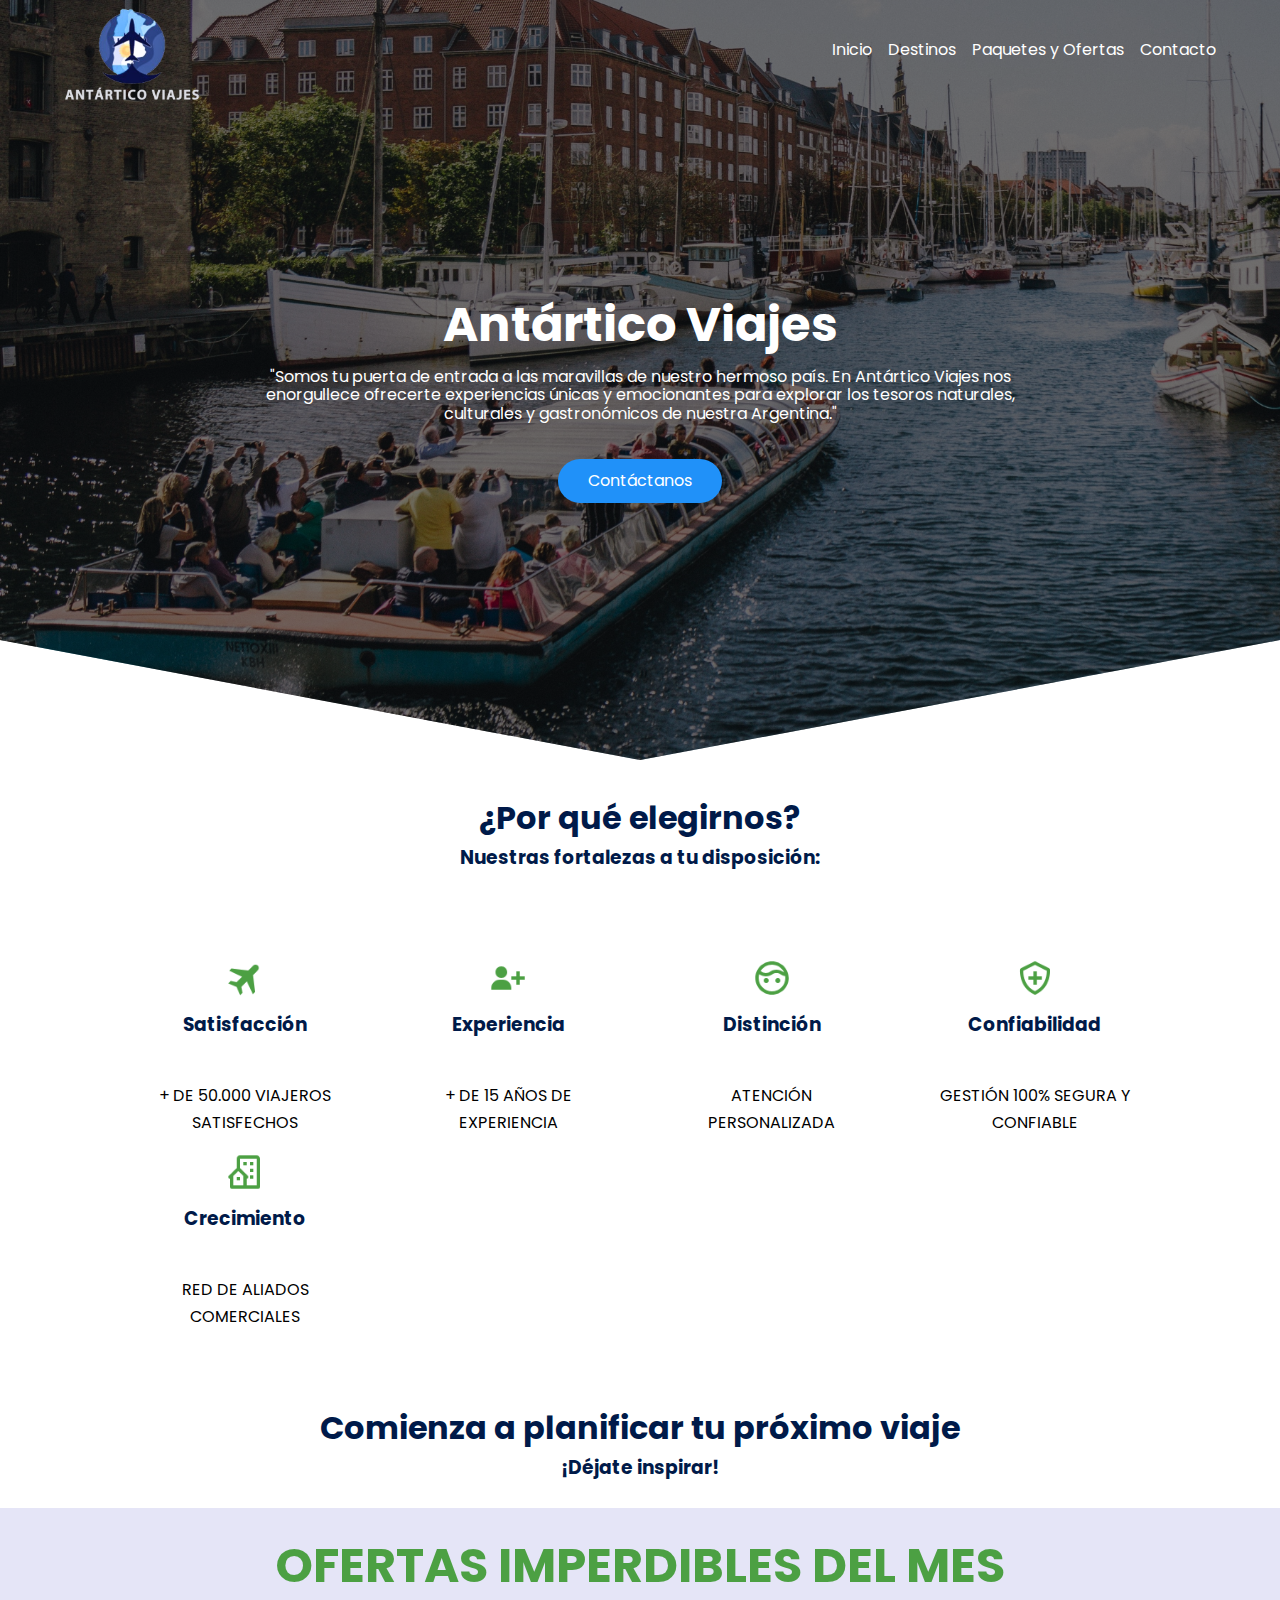
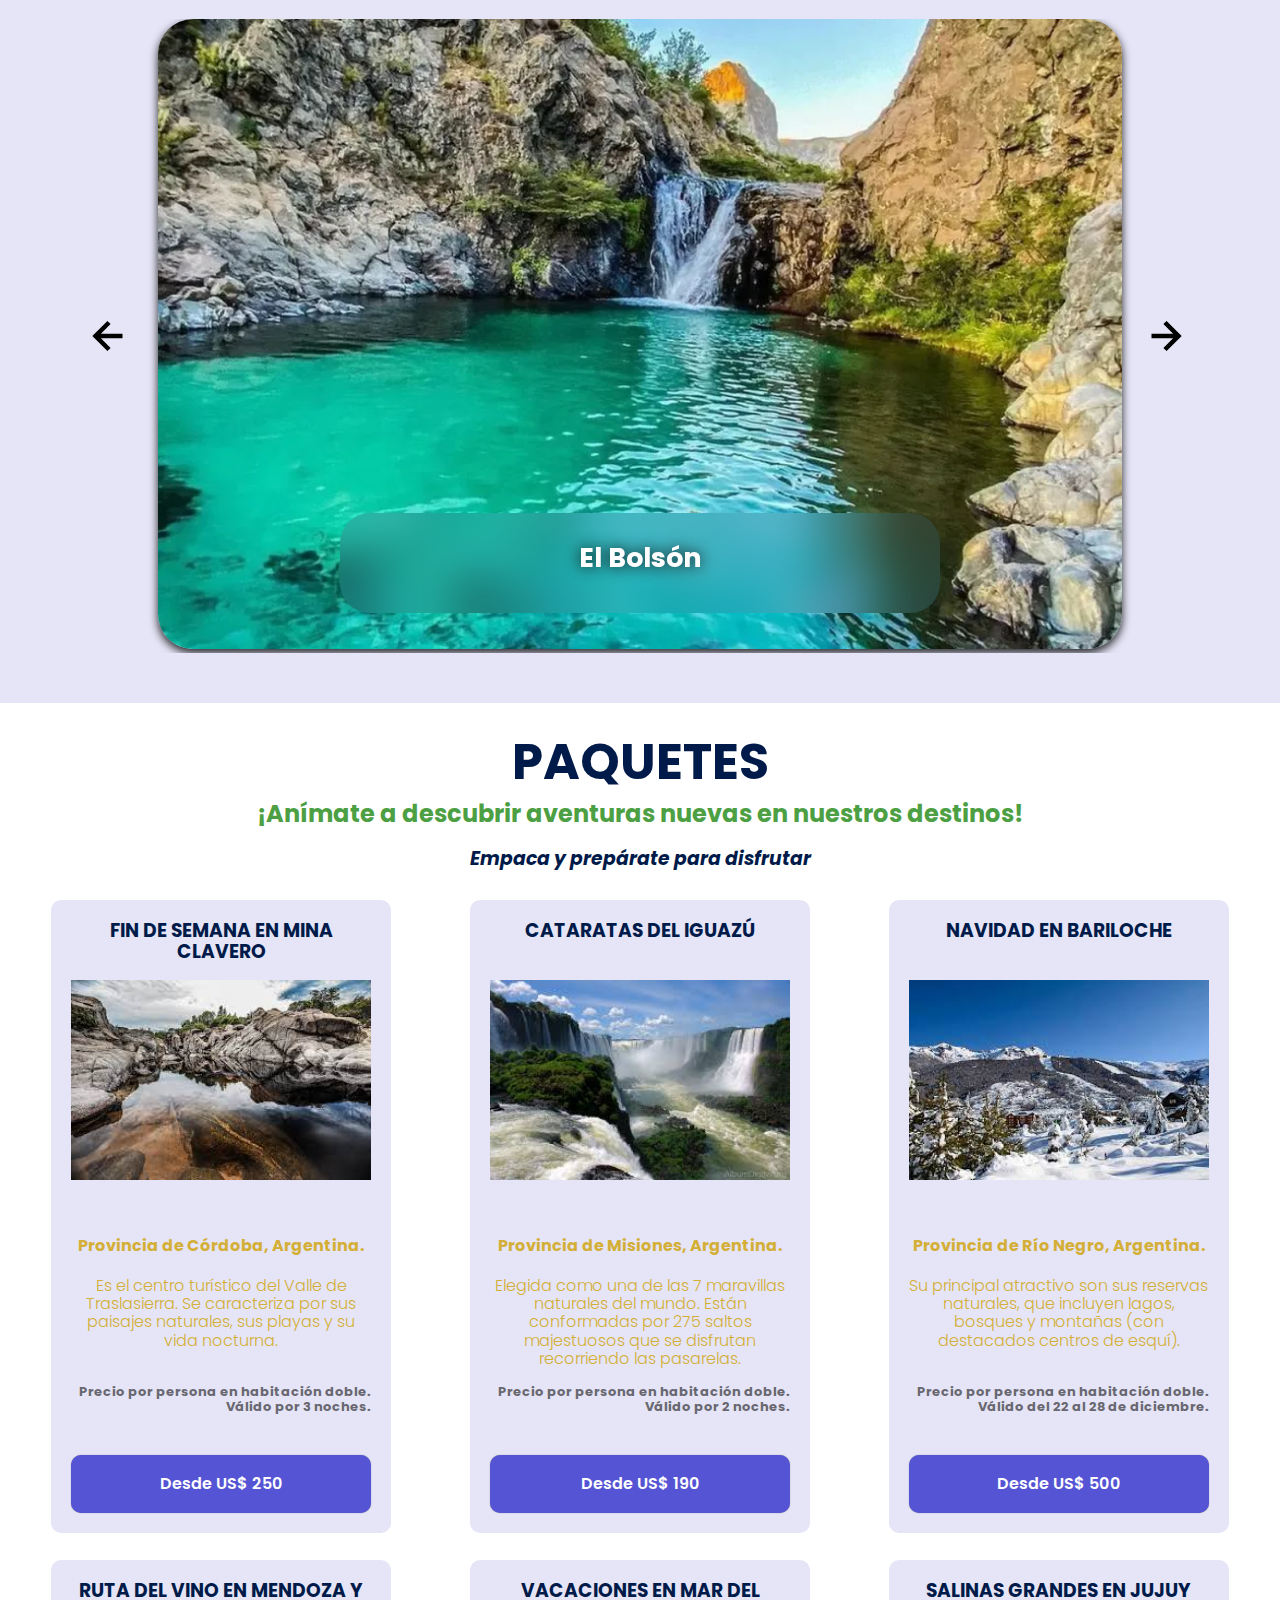
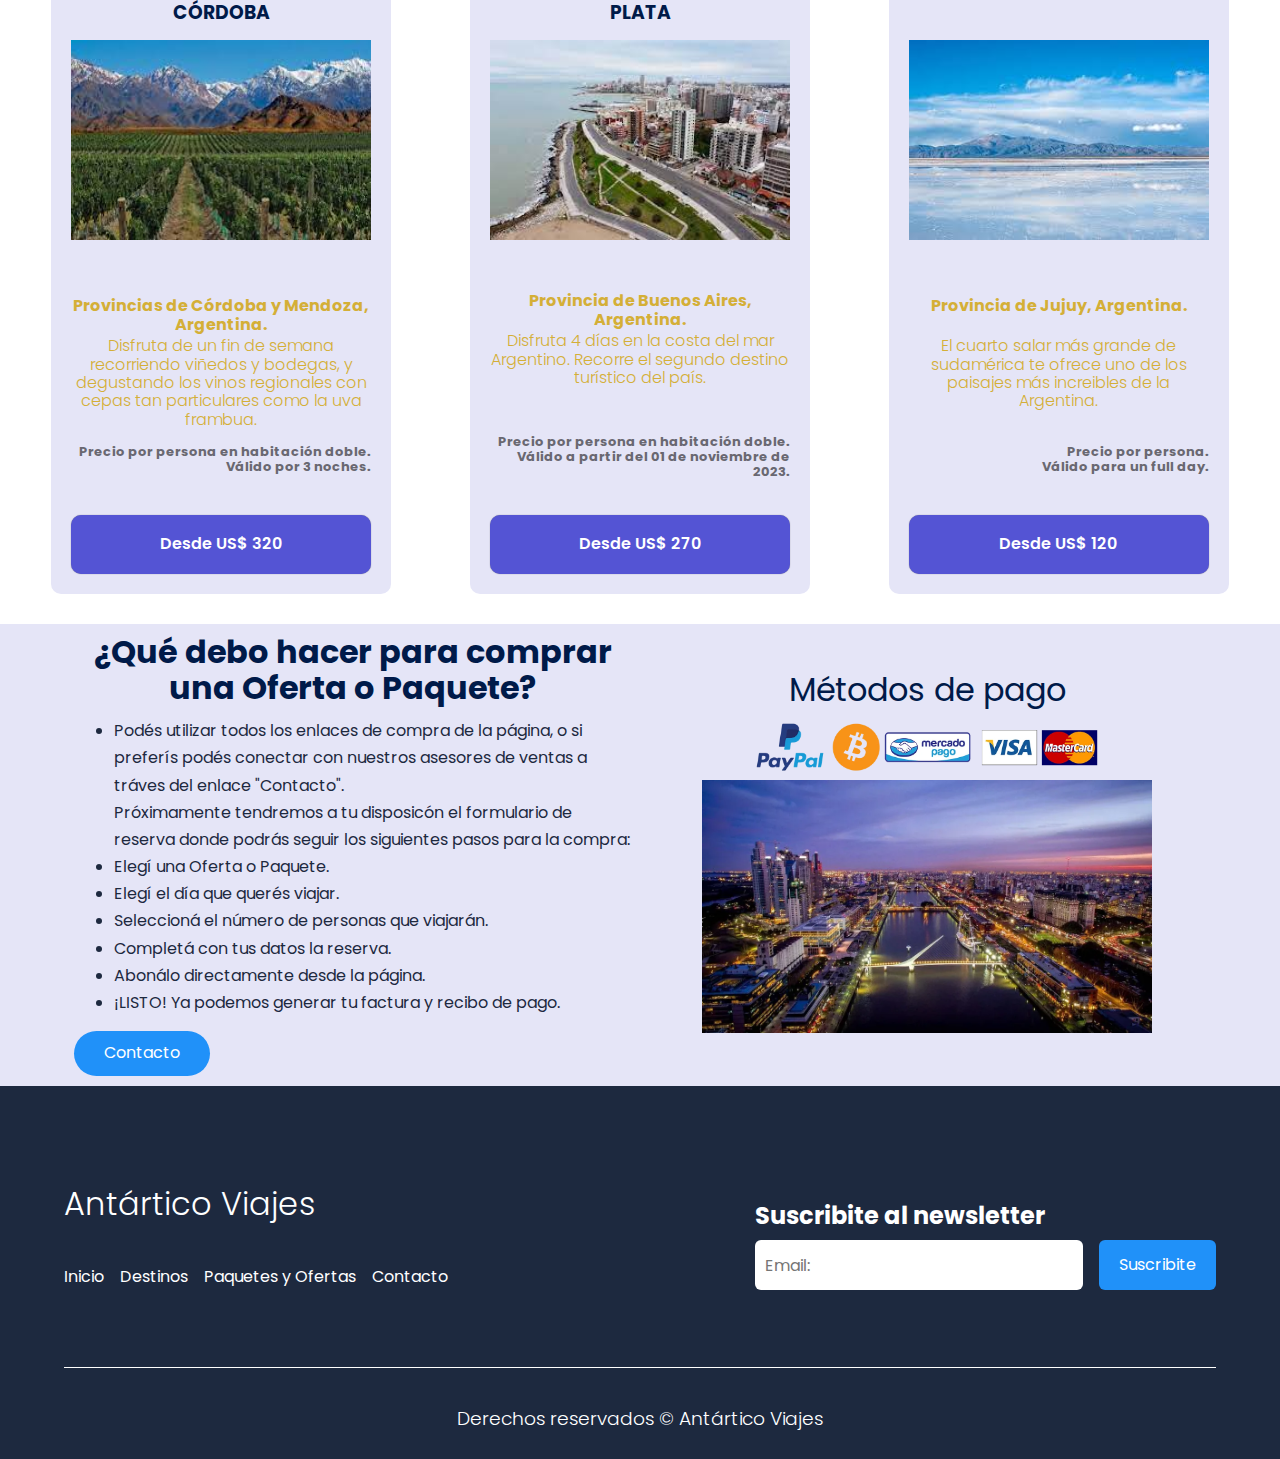
<file: paqo.html>
<!DOCTYPE html>
<html lang="es">
<head>
    <meta charset="UTF-8">
    <meta name="viewport" content="width=device-width, initial-scale=1.0">
    <title>Paquetes y Ofertas</title>
    
    <link rel="shortcut icon" href="img/logotype.png" type="image/x-icon">  
    <link rel="stylesheet" href="/css/normalize.css"> 
    <link rel="stylesheet" href="css/paqo.css">
    <link rel="stylesheet" href="https://cdnjs.cloudflare.com/ajax/libs/font-awesome/6.4.2/css/all.min.css" integrity="sha512-z3gLpd7yknf1YoNbCzqRKc4qyor8gaKU1qmn+CShxbuBusANI9QpRohGBreCFkKxLhei6S9CQXFEbbKuqLg0DA==" crossorigin="anonymous" referrerpolicy="no-referrer" />
    
    <meta name="theme-color" content="#2091f9">

    <!-- Google -->
    <meta name="title" content="Antártico Viajes">
    <meta name="description" content="Somos tu puerta de entrada a las maravillas de nuestro hermoso país. En Antártico Viajes nos enorgullece ofrecerte experiencias únicas y emocionantes para explorar los tesoros naturales, culturales y gastronómicos de nuestra Argentina.">

    <!-- Facebook -->
    <meta property="og:type" content="website">
    <meta property="og:url" content="https://www.antartico-viajes.com">
    <meta property="og:title" content="Antártico Viajes">
    <meta property="og:description" content="Somos tu puerta de entrada a las maravillas de nuestro hermoso país. En Antártico Viajes nos enorgullece ofrecerte experiencias únicas y emocionantes para explorar los tesoros naturales, culturales y gastronómicos de nuestra Argentina.">
</head>

<body>

    <header class="hero">

        <nav class="nav container">
            <div class="nav_logo">
                <img src="img/Logotype-white.png" alt="logotype-white">                
            </div> 

            <ul class="nav_link nav_link--menu">                
                <li class="nav_items">
                    <a href="#" class="nav_links" target="_blank">Inicio</a>
                </li>
                <li class="nav_items">
                    <a href="#" class="nav_links" target="_blank">Destinos</a>
                </li>
                <li class="nav_items">Paquetes y Ofertas</li>
                <li class="nav_items">
                    <a href="#" class="nav_links" target="_blank">Contacto</a>
                </li>

                <img src="/svg/close.svg" alt="boton cerrar" class="nav_close">
            </ul>

            <div class="nav_menu">
                <img src="/svg/menu.svg" alt="boton menu" class="nav_img">
            </div>
        </nav>

        <section class="hero_container container">
            <h1 class="hero_title">Antártico Viajes</h1>
            <p class="hero_paragraph">"Somos tu puerta de entrada a las maravillas de nuestro hermoso país. En Antártico Viajes nos enorgullece ofrecerte experiencias únicas y emocionantes para explorar los tesoros naturales, culturales y gastronómicos de nuestra Argentina."</p>

            <a href="#" class="cta" target="_blank">Contáctanos</a>
        </section>

    </header>

    <main>

        <section class="container about">

            <h2 class="subtitle">¿Por qué elegirnos?</h2>
            <h3 class="about_title">Nuestras fortalezas a tu disposición:</h3>

            <div class="about_main">
                <article class="about_icons">
                    <img src="icon/plane-icon.png" class="about_icon">
                    <h3 class="about_title">Satisfacción</h3>
                    <p class="about_paragraph">+ DE 50.000 VIAJEROS SATISFECHOS</p>
                </article>

                <article class="about_icons">
                    <img src="icon/user-plus-icon.png" class="about_icon">
                    <h3 class="about_title">Experiencia</h3>
                    <p class="about_paragraph">+ DE 15 AÑOS DE EXPERIENCIA</p>
                </article>

                <article class="about_icons">
                    <img src="icon/face-icon.png" class="about_icon">
                    <h3 class="about_title">Distinción</h3>
                    <p class="about_paragraph">ATENCIÓN PERSONALIZADA</p>
                </article>

                <article class="about_icons">
                    <img src="icon/shield-plus-icon.png" class="about_icon">
                    <h3 class="about_title">Confiabilidad</h3>
                    <p class="about_paragraph">GESTIÓN 100% SEGURA Y CONFIABLE</p>
                </article>

                <article class="about_icons">
                    <img src="icon/building-house-icon.png" class="about_icon">
                    <h3 class="about_title">Crecimiento</h3>
                    <p class="about_paragraph">RED DE ALIADOS COMERCIALES</p>
                </article>
            </div> 
            
            <div class="about_promot">
                <h2 class="subtitle">Comienza a planificar tu próximo viaje</h2>
                <h3 class="about_title">¡Déjate inspirar!</h3>
            </div>   

        </section>


        <section class="offers">

            <h2 class="offers_title">OFERTAS IMPERDIBLES DEL MES</h2>

            <div class="offers_container container">                
               <img src="/svg/leftarrow.svg" class="offers_arrow" id="before">
            
                <section class="offers_body offers_body--show" data-id="1">  
                    <a href="construction.html" class="offers_picture" target="_blank">                        
                        <img src="img/bolson.webp" class="offers_img" alt="bolson">
                    </a> 
                    
                    <div class="offers_text">                        
                        <h3>El Bolsón</h3>
                        <p>¡Hasta 42% de descuento! Reservas hasta el 15 de noviembre de 2023. Desde US$250</p>
                    </div>
                </section>     

                <section class="offers_body" data-id="2">    
                    <a href="construction.html" class="offers_picture" target="_blank">                
                        <img src="img/perito_moreno.webp" class="offers_img" alt="perito_moreno">
                    </a>
                    <div class="offers_text">
                        <h3>Glaciar Perito Moreno</h3>
                        <p>Disfrutá de Ushuaia por 5 días con el 20% off. Desde US$1.200</p>
                    </div>
                </section>

                <section class="offers_body" data-id="3"> 
                    <a href="construction.html" class="offers_picture" target="_blank">        
                        <img src="img/tierra_del_fuego.webp" class="offers_img" alt="tierra del fuego">
                    </a>   
                    <div class="offers_text">
                        <h3>Parque Nacional Tierra del Fuego</h3>
                        <p>Niños de 4 a 12 años gratis con reservas hasta el 15 de enero de 2024. Desde US$400</p>
                    </div>                 
                </section>
                
                <img src="/svg/rightarrow.svg" class="offers_arrow" id="next">   
             </div>
            
        </section>

        <section class="package_container">

            <h1 class="package_title">PAQUETES</h1>
            <h2 class="package_subtitle">¡Anímate a descubrir aventuras nuevas en nuestros destinos!</h2>
            <h3 class="package_subtitle2">Empaca y prepárate para disfrutar</h3>

            <div class="package_table">

                <div class="package_element">

                    <h3 class="package_name">FIN DE SEMANA EN MINA CLAVERO</h3>           
                                                     
                    <div class="package_items">
                        
                        <img src="img/mina clavero.jpeg" alt="mina clavero" class="package_features">

                        <div>
                            <p class="package_text">Provincia de Córdoba, Argentina.</p>
                            <p class="package_text_light">Es el centro turístico del Valle de Traslasierra. Se caracteriza por sus paisajes naturales, sus playas y su vida nocturna.</p>
                        </div>                        
                        
                        <div>
                            <p class="package_add">Precio por persona en habitación doble.</p>
                            <p class="package_add">Válido por 3 noches.</p>
                        </div>                        

                    </div>

                    <a href="construction.html" class="package_cta" target="_blank">Desde US$ 250</a>
                </div>

                <div class="package_element">

                    <h3 class="package_name">CATARATAS DEL IGUAZÚ</h3>    
                                                                          
                    <div class="package_items">
                        
                        <img src="img/iguazu.jpeg" alt="iguazú" class="package_features">

                        <div>
                            <p class="package_text">Provincia de Misiones, Argentina.</p>
                            <p class="package_text_light">Elegida como una de las 7 maravillas naturales del mundo. Están conformadas por 275 saltos majestuosos que se disfrutan recorriendo las pasarelas.</p>
                        </div>
                        
                        <div>
                            <p class="package_add">Precio por persona en habitación doble.</p>
                            <p class="package_add">Válido por 2 noches.</p>
                        </div>
                        
                    </div>

                    <a href="construction.html" class="package_cta" target="_blank">Desde US$ 190</a>
                </div>

                <div class="package_element">

                    <h3 class="package_name">NAVIDAD EN BARILOCHE</h3>                    
                                        
                    <div class="package_items">
                        
                        <img src="img/bariloche.jpeg" alt="bariloche" class="package_features">

                        <div>
                            <p class="package_text">Provincia de Río Negro, Argentina.</p>
                            <p class="package_text_light">Su principal atractivo son sus reservas naturales, que incluyen lagos, bosques y montañas (con destacados centros de esquí).</p>
                        </div>
                        
                        <div>
                            <p class="package_add">Precio por persona en habitación doble.</p>
                            <p class="package_add">Válido del 22 al 28 de diciembre.</p>
                        </div>
                        
                    </div>

                    <a href="construction.html" class="package_cta" target="_blank">Desde US$ 500</a>

                </div>

                <div class="package_element">
                    
                    <h3 class="package_name">RUTA DEL VINO EN MENDOZA Y CÓRDOBA</h3> 
                   
                    <div class="package_items">
                        
                        <img src="img/ruta del vino.jpeg" alt="ruta del vino" class="package_features">

                        <div>
                            <p class="package_text">Provincias de Córdoba y Mendoza, Argentina.</p>
                            <p class="package_text_light">Disfruta de un fin de semana recorriendo viñedos y bodegas, y degustando los vinos regionales con cepas tan particulares como la uva frambua.</p>
                        </div>
                        
                        <div>
                            <p class="package_add">Precio por persona en habitación doble.</p>
                            <p class="package_add">Válido por 3 noches.</p>
                        </div>
                        
                    </div>

                    <a href="construction.html" class="package_cta" target="_blank">Desde US$ 320</a>
                </div>

                <div class="package_element">
                    
                    <h3 class="package_name">VACACIONES EN MAR DEL PLATA</h3> 
                                       
                    <div class="package_items">
                        
                        <img src="img/mar plata.jpeg" alt="mar del plata" class="package_features">

                        <div>
                            <p class="package_text">Provincia de Buenos Aires, Argentina.</p>
                            <p class="package_text_light">Disfruta 4 días en la costa del mar Argentino. Recorre el segundo destino turístico del país.</p>
                        </div>
                        
                        <div>
                            <p class="package_add">Precio por persona en habitación doble.</p>
                            <p class="package_add">Válido a partir del 01 de noviembre de 2023.</p>
                        </div>
                        
                    </div>

                    <a href="construction.html" class="package_cta" target="_blank">Desde US$ 270</a>
                </div>    

                <div class="package_element">
                    
                    <h3 class="package_name">SALINAS GRANDES EN JUJUY</h3> 
                                                        
                    <div class="package_items">
                        
                        <img src="img/salinas.jpeg" alt="salinas" class="package_features">

                        <div>
                            <p class="package_text">Provincia de Jujuy, Argentina.</p>
                            <p class="package_text_light">El cuarto salar más grande de sudamérica te ofrece uno de los paisajes más increibles de la Argentina.</p>
                        </div>
                        
                        <div> 
                            <p class="package_add">Precio por persona.</p>
                            <p class="package_add">Válido para un full day.</p>
                        </div>
                       
                    </div>

                    <a href="construction.html" class="package_cta" target="_blank">Desde US$ 120</a>
                </div> 
            </div>

        </section>

        <section class="step">

            <div class="step_container container">

                <div class="step_texts">

                    <h2 class="subtitle">¿Qué debo hacer para comprar una Oferta o Paquete?</h2>

                    <ul class="step_paragraph">

                        <li>Podés utilizar todos los enlaces de compra de la página, o si preferís podés conectar con nuestros asesores de ventas a tráves del enlace "Contacto".</li>
                        
                        <p>Próximamente tendremos a tu disposicón el formulario de reserva donde podrás seguir los siguientes pasos para la compra:</p>
                        <li>Elegí una Oferta o Paquete.</li>
                        <li>Elegí el día que querés viajar.</li>
                        <li>Seleccioná el número de personas que viajarán.</li>
                        <li>Completá con tus datos la reserva.</li>
                        <li>Abonálo directamente desde la página.</li>
                        <li>¡LISTO! Ya podemos generar tu factura y recibo de pago.</li>
                        
                    </ul>
                    
                    <a href="#" class="cta" target="_blank">Contacto</a>
                </div>
                
            
                <figure class="step_picture">
                    <p class="subtitle">Métodos de pago</p>                    
                    <img src="img/metodos_pago.webp" alt="metodos_pago" class="step_img">
                    <img src="img/buenos_aires.webp" alt="buenos_aires" class="step_picture">
                </figure>

            </div>

        </section>     

    </main>

    <footer class="footer">

        <section class="footer_container container">

            <nav class="nav nav--footer">

                <h2 class="footer_title">Antártico Viajes</h2>
                
                <ul class="nav_link nav_link--footer">

                    <li class="nav_items">
                        <a href="#" class="nav_links" target="_blank">Inicio</a>
                    </li>

                    <li class="nav_items">
                        <a href="#" class="nav_links" target="_blank">Destinos</a>
                    </li>

                    <li class="nav_links">Paquetes y Ofertas</li>

                    <li class="nav_items">
                        <a href="#" class="nav_links" target="_blank">Contacto</a>
                    </li>

                </ul>

            </nav>

            <form class="footer_form">

                <h2 class="footer_newsletter">Suscribite al newsletter</h2>

                <div class="footer_inputs">
                    <input type="email" placeholder="Email:" class="footer_input">
                    <input type="submit" value="Suscribite" class="footer_submit">
                </div>

            </form>

        </section>

        <section class="footer_copy container">

            <div class="footer_social">
                <a href="#" class="footer_icons"><i class="fa-brands fa-instagram footer_img"></i></a>
                <a href="#" class="footer_icons"><i class="fa-brands fa-facebook footer_img"></i></a>
            </div>
            
            <h3 class="footer_copyright">Derechos reservados &copy; Antártico Viajes</h3>

        </section>

    </footer>

        <script src="js/paqo.js"></script>
        <script src="js/menu.js"></script>

</body>
</html>
</file>
<file: css/index.css>
@import url('https://fonts.googleapis.com/css2?family=Poppins:wght@300;400;600;700&display=swap');

:root{
    --padding-container:100px 0;
    --color-title: #001A49;

}

body {
    font-family: 'Poppins', sans-serif;
}

.container {
    width: 90%;
    max-width: 1200px;
    margin: 0 auto;
    overflow: hidden;
    padding: var(--padding-container);
}

.hero {
    width: 100%;
    height: 100vh;
    min-height: 600px;
    max-height: 800px;
    position: relative;
    display: grid;
    grid-template-rows:100px 1fr;
    color: #fff;
}

.hero::before{
    content: "";
    position: absolute;
    top: 0;
    left: 0;
    width: 100%;
    height: 100%;
    background-image: linear-gradient(180deg, #0000008c 0%,#0000008c 100%), url('../img/hero.jpg');
    background-size: cover;
    clip-path: polygon(0 0, 100% 0, 100% 80%, 50% 95%, 0 80%);
    z-index: -1;
}

/* Nav */

.nav {
    --padding-container: 0;
    height: 100%;
    display: flex;
    align-items: center;
}

.nav_logo img {
    max-width: 160px;
    display: block;
    align-content: center;
    overflow: hidden;
    position: absolute;
    top: 30px;
}

.nav_title {
    font-weight: 300;
}

.nav_link {
    margin-left: auto;
    padding: 0;
    display: grid;
    grid-auto-flow: column;
    grid-auto-columns: max-content;
    gap: 1em;
}

.nav_link a:hover {
    color: #2091f9;
}

.nav_items {
    list-style: none;
}

.nav_links {
    color: #fff;
    text-decoration: none;
}

.nav_menu {
    margin-left: auto;
    cursor: pointer;
    display: none;
}

.nav_img {
    display: block;
    width: 30px;
}

.nav_close {
    display: var(--show, none);
}

/* Hero container */

.hero_container {
    max-width: 800px;
    --padding-container: 0;
    display: grid;
    grid-auto-rows: max-content;
    align-content: center;
    gap: 1em;
    padding-bottom: 100px;
    text-align: center;
}

.hero_title {
    font-size: 3rem;
}

.hero_paragraph {
    margin-bottom: 20px;
}

.cta {
    display: inline-block;
    background-color: #2091f9;
    justify-self: center;
    color: #fff;
    text-decoration: none;
    padding: 13px 30px;
    border-radius: 32px;
}

/* About */

.container--about {
    padding: 30px;
    margin-bottom: 30px;
}

.about {
    text-align: center;
}

.subtitle {
    color: var(--color-title);
    font-size: 2rem;
    margin-bottom: 25px;
}

.subtitle--about{
    margin-bottom: 0;
}

.about_paragraph {
    line-height: 1.7;
}

.about_main {
    padding-top: 80px;
    display: grid;
    width: 90%;
    margin: 0 auto;
    gap: 1em;
    overflow: hidden;
    grid-template-columns: repeat(auto-fit, minmax(260px,auto));
}

.about_icons {
    display: grid;
    gap: 1em;
    justify-items: center;
    width: 260px;
    overflow: hidden;
    margin: 0 auto;
}

.about_icon {
    width: 40px;
}

/* Knowledge */

.knowledge {
    background-color: #e5e5f7;
    background-image:  radial-gradient(#444cf7 0.5px, transparent 0.5px), radial-gradient(#444cf7 0.5px, #e5e5f7 0.5px);
    background-size: 20px 20px;
    background-position: 0 0, 10px 10px;
    overflow: hidden;
}

.knowledge_container {
    display: grid;
    grid-template-columns: 1fr 1fr;
    gap: 1em;
    align-items: center;
    padding: 45px;
}

.knowledge_paragraph {
    line-height: 1.7;
    margin-bottom: 15px;
}

.knowledge_picture {
    max-width: 500px;
    margin: auto;
}

.knowledge_img {
    width: 100%;
    display: block;
}

/* Price */

.price {
    text-align: center;
}

.price_table {
    padding-top: 60px;
    display: flex;
    flex-wrap: wrap;
    gap: 2.5em;
    justify-content: space-evenly;
    align-items: center;
}

.price_element {
    background-color: #e5e5f7;
    text-align: center;
    border-radius: 10px;
    width: 330px;
    padding: 40px;
    --color-plan: #696871;
    --color-price: #1d293f;
    --bg-cta: #fff;
    --color-cta:#5454d4;
    --color-items: #696871;
    transition: all .5s ease-in-out;
}

.price_element:hover {
    /* width: 370px; */
    /* padding: 60px 40px; */
    background-color: #eab676;
    --color-plan: rgb (255 255 255 / 75%);
    --color-price: #fff;
    --bg-cta: #e28743;
    --color-cta: #fff;
    --color-items: #fff;
    -webkit-transform: scale(1.10);
    transform: scale(1.10);
    transition: all .5s ease-in-out;
}

.price_name {
    color: var(--color-plan);
    margin-bottom: 15px;
    font-weight: 600;
}

.price_price {
    font-size: 2.5rem;
    color: var(--color-price);
    font-size: 40px;
}

.price_items {
    margin-top: 25px;
    display: grid;
    gap: 1em;
    font-weight: 300;
    font-size: 1.2rem;
    margin-bottom: 25px;
    color: var(--color-items);
}

.price_cta {
    display: block;
    padding: 20px 0;
    border-radius: 10px;
    text-decoration: none;
    background-color: var(--bg-cta);
    font-weight: 600;
    color: var(--color-cta);
    box-shadow: 0 0 1px rgba(0, 0, 0, .5);
}

/* Testimony */

.testimony {
    background-color: #e5e5f7;
}

.testimony_container {
    display: grid;
    grid-template-columns: 50px 1fr 50px;
    gap: 1em;
    align-items: center;
}

.testimony_body {
    display: grid;
    grid-template-columns: 1fr max-content;
    justify-content: space-between;
    align-items: center;
    gap: 2em;
    grid-column: 2/3;
    grid-row: 1/2;
    opacity: 0;
    pointer-events: none;
}

.testimony_body--show {
    pointer-events: unset;
    opacity: 1;
    transition: opacity 1.5s ease-in-out;
}

.testimony_img {
    width: 250px;
    height: 250px;
    border-radius: 50%;
    object-fit: cover;
    object-position: 50% 30%;
}

.testimony_texts {
    max-width: 700px;
}

.testimony_course {
    background-color: royalblue;
    color: #fff;
    display: inline-block;
    padding: 5px;
}

.testimony_review {
    font-style: italic;
}

.testimony_arrow {
    width: 90%;
    cursor: pointer;
}

/* Questions */

.questions {
    text-align: center;
}

.questions_container {
    display: grid;
    gap: 2em;
    padding-top: 50px;
    padding-bottom: 100px;
}

.questions_padding {
    padding: 0;
    transition: padding .3s;
    border: 1px solid #5454d4;
    border-radius: 6px;
}

.questions_padding--add {
    padding-bottom: 30px;
}

.questions_answer {
    padding: 0 30px 0;
    overflow: hidden;
}

.questions_title {
    text-align: left;
    display: flex;
    font-size: 20px;
    padding: 30px 0 30px;
    cursor: pointer;
    color: var(--color-title);
    justify-content: space-between;
}

.questions_arrow {
    border-radius: 50%;
    background-color: var(--color-title);
    width: 25px;
    height: 25px;
    display: flex;
    justify-content: center;
    align-items: center;
    align-self: flex-end;
    margin-left: 10px;
    transition: transform .3s ;
}

.questions_arrow--rotate {
    transform: rotate(180deg);
}

.questions_img {
    display: block;
}

.questions_show {
    text-align: left;
    height: 0;
    transition: height .3s;
}

.questions_copy {
    width: 60%;
    margin: 0 auto;
    margin-bottom: 30px;
}

/* Modal */

.modal {
    position: fixed;
    top: 0;
    left: 0;
    right: 0;
    bottom: 0;
    background-color: #111111bd;
    display: flex;
    opacity: 0;
    pointer-events: none;
    transition: opacity .6s;
}

.modal--show {
    opacity: 1;
    pointer-events: unset;
    transition: opacity .6s;
}

.modal_container {
    margin: auto;
    width: 90%;
    max-width: 600px;
    max-height: 90%;
    background-color: #fff;
    border-radius: 20px;
    padding: 1em 2em;
    display: grid;
    gap: 1em;
    place-items: center;
    grid-auto-columns: 100%;
}

.modal_img {
    width: 90%;
    max-width: 200px;
}

.modal_title {
    font-size: 25px;
    text-align: center;
}

.modal_paragraph {
    margin-bottom: 10px;
    text-align: justify;
    line-height: 1.3em;
}

.modal_span {
    color: #2091f9;
}

.modal_close {
    text-decoration: none;
    color: #fff;
    background-color: #2091f9;
    padding: 0.5em 1.5em;
    border: 1px solid #fff;
    border-radius: 50px;
    display: inline-block;
    font-weight: 300;
    transition: background-color .3s;
}

.modal_close:hover{
    color: #2091f9;
    background-color: #fff;
}

/* Footer */

.footer {
    background-color: #1d293f;
}

.footer_title {
    font-weight: 300;
    font-size: 2rem;
    margin-bottom: 30px;
}

.footer_title, .footer_newsletter {
    color: #fff;
}

.footer_container {
    display: flex;
    justify-content: space-between;
    align-items: center;
    border-bottom: 1px solid #fff;
    padding-bottom: 60px;
}

.nav--footer {
    padding-bottom: 20px;
    display: grid;
    gap: 1em;
    grid-auto-flow: row;
    height: 100%;
}

.nav_link--footer {
    display: flex;
    margin: 0;
    margin-right: 20px;
    flex-wrap: wrap;
}

.footer_inputs {
    margin-top: 10px;
    display: flex;
    overflow: hidden;   
}

.footer_input {
    background-color: #fff;
    height: 50px;
    display: block;
    padding-left: 10px;
    border-radius: 6px;
    font-size: 1rem;
    outline: none;
    border: none;
    margin-right: 16px;
}

.footer_submit {
    margin-left: auto;
    display: inline-block;
    height: 50px;
    padding: 0 20px;
    background-color: #2091f9;
    border: none;
    font-size: 1rem;
    color: #fff;
    border-radius: 6px;
    cursor: pointer;
}

.footer_copy {
    --padding-container: 30px 0;
    text-align: center;
    color: #fff;
}

.footer_copyright {
    font-weight: 300;
}

.footer_social {
    margin-bottom: 10px;
}
.footer_img {
    font-size: 25px;
    width: 30px;
    color: #fff;
}

/* Media queries */

@media (max-width: 800px) {
    .nav_menu {
        display: block;
    }

    .nav_link--menu {
        position: fixed;
        background-color: rgba(0, 0, 0, 0.9);
        top: 0;
        left: 0;
        height: 100%;
        width: 100%;
        display: flex;
        flex-direction: column;
        justify-content: space-evenly;
        align-items: center;
        z-index: 100;
        opacity: 0;
        pointer-events: none;
        transition: .7s opacity;
    }

    .nav_link--show {
        --show: block;
        opacity: 1;
        pointer-events: unset;
    }

    .nav_close {
        position: absolute;
        top: 30px;
        right: 30px;
        width: 30px;
        cursor: pointer;
    }

    .nav_link--menu li a:hover{
        font-size: 40px;
        font-weight: 500;
        color: #2091f9;
    }

    .hero_title {
        font-size: 2.5rem;
    }

    .about_main{
        gap: 2em;
    }

    .about_icons:last-of-type {
        grid-column: 1/-1;
    }

    .knowledge_container {
        grid-template-columns: 1fr;
        grid-template-rows: max-content 1fr;
        gap: 3em;
        text-align: center;
    }

    .knowledge_picture {
        grid-row: 1/2;
        justify-self: center;
    }

    .testimony_container {
        grid-template-columns: 30px 1fr 30px;
    }

    .testimony_body {
        grid-template-columns: 1fr;
        grid-template-rows: max-content max-content;
        gap: 3em;
        justify-items: center;
    }

    .testimony_img {
        width: 200px;
        height: 200px;
    }

    .questions_copy {
        width: 100%;
    }

    .footer_container {
        flex-wrap: wrap;
    }

    .nav--footer {
        width: 100%;
        justify-items: center;
    }

    .nav_link--footer {
        width: 100%;
        justify-content: space-evenly;
        margin: 0;
    }

    .footer_form {
        width: 100%;
        justify-content: space-evenly;
    }

    .footer_input {
        flex: 1;
    }

}

@media (max-width: 600px) {
    .hero_title {
        font-size: 2rem;
    }

    .hero_paragraph {
        font-size: 1rem;
    }

    .subtitle {
        font-size: 1.8rem;
    }

    .price_price {
        font-size: 2rem;
    }

    .price_element {
        width: 90%;
    }

    /* .price_element--best {
        width: 90%;
        padding: 40px;
    } */

    .testimony {
        --padding-container: 60px 0;
    }

    .testimony_container {
        grid-template-columns: 28px 1fr 28px;
        gap: .9em;
    }

    .testimony_arrow {
        width: 100%;
    }

    .testimony_course {
        margin-top: 15px;
    }

    .questions_title {
        font-size: 1rem;
    }

    .footer_title {
        justify-self: start;
        margin-bottom: 15px;
    }

    .nav--footer {
        padding-bottom: 40px;
    }

    .nav_link--footer {
        justify-content: space-between;
        gap: 1em;
    }

    .footer_inputs {
        flex-wrap: wrap;
    }

    .footer_input {
        flex-basis: 100%;
        margin: 0;
        margin-bottom: 16px;
    }

    .footer_submit {
        margin-right: auto;
    }
}

/* Scrollbar */

::-webkit-scrollbar {
    width: 10px;
  }
  
::-webkit-scrollbar-thumb {
    background-color: #2091f9; 
  }
  
  ::-webkit-scrollbar-track {
    background-color: #f0f0f0;
  }
</file>
<file: css/construction.css>
@import url('https://fonts.googleapis.com/css2?family=Poppins:wght@300;400;600;700&display=swap');

* {
    width: 100%;
    height: 100%;
    font-family: 'Poppins', sans-serif;
}

:root{
  --padding-container:100px 0;
}

.container {
  width: 90%;
  max-width: 1200px;
  margin: 0 auto;
  overflow: hidden;
  padding: var(--padding-container);
}

body{
  margin: 0;
  padding: 0;
  background-image: url(../img/construction.jpg);
  background-size: cover;
  background-position: center;
  background-attachment: fixed;
}

.hero {
  width: 100%;
  height: 100vh;
  min-height: 600px;
  max-height: 800px;
  position: relative;
  display: grid;
  grid-template-rows:100px 1fr;
  color: #fff;
}

.hero::before{
  content: "";
  position: absolute;
  top: 0;
  left: 0;
  width: 100%;
  height: 100%;
  z-index: -1;
}

header{
  position: fixed;
  width: 100%;
}

/* Nav */

.nav {
  --padding-container: 0;
  height: 100%;
  display: flex;
  align-items: center;
  margin-top: 30px;
}

.nav_logo img {
  max-width: 140px;
  height: 110px;
  display: block;
  align-content: center;
  overflow: hidden;
  position: absolute;
  top: 30px;
  left: 30px;
}

.nav_link {
  margin-left: auto;
  /* padding: 0; */
  display: grid;
  grid-auto-flow: column;
  grid-auto-columns: max-content;
  gap: 1em;
}

.nav_items {
  list-style: none;
}

.nav_links {
  color: #fff;
  text-decoration: none;
}

.nav_link a:hover {
  color: #2091f9;
}

.nav_menu {
  margin-left: auto;
  cursor: pointer;
  display: none;
}

.nav_img {
  display: block;
  width: 30px;
}

.nav_close {
  display: var(--show, none);
}

/* faltan media queries */

/* Scrollbar */

::-webkit-scrollbar {
    width: 10px;
  }
  
::-webkit-scrollbar-thumb {
    background-color: #2091f9; 
  }
  
  ::-webkit-scrollbar-track {
    background-color: #f0f0f0;
  }
</file>
<file: css/destinations.css>
@import url('https://fonts.googleapis.com/css2?family=Poppins:wght@300;400;600;700&display=swap');

:root{
    --padding-container:100px 0; 
    --color-title: #001A49;
}

body {
    font-family: 'Poppins', sans-serif;    
}

.container {
    width: 90%;
    max-width: 1200px;
    margin: 0 auto;
    overflow: hidden;
    padding: var(--padding-container);
}

.hero {
    width: 100%;
    height: 32vh;
    /* min-height: 600px;
    max-height: 800px; */
    position: relative;
    display: grid;
    grid-template-rows:100px 1fr;
    color: #fff;
}

.hero::before{
    content: "";
    position: absolute;
    top: 0;
    left: 0;
    width: 100%;
    height: 32vh;
    background-image: linear-gradient(180deg, #0000008c 0%,#0000008c 100%), url('../img/hero.jpg');
    background-size: cover;
    clip-path: polygon(0 0, 100% 0, 100% 80%, 50% 95%, 0 80%);
    z-index: -1;
}


/* Nav */

.nav {
    --padding-container: 0;
    height: 100%;
    display: flex;
    align-items: center;
}

.nav_logo img {
    max-width: 160px;
    display: block;
    align-content: center;
    overflow: hidden;
    position: absolute;
    top: 30px;
}

.nav_link {
    margin-left: auto;
    padding: 0;
    display: grid;
    grid-auto-flow: column;
    grid-auto-columns: max-content;
    gap: 1em;
}

.nav_items {
    list-style: none;
}

.nav_links {
    color: #fff;
    text-decoration: none;
}

.nav_link a:hover {
    color: #2091f9;
}

.nav_menu {
    margin-left: auto;
    cursor: pointer;
    display: none;
}

.nav_img {
    display: block;
    width: 30px;
}

.nav_close {
    display: var(--show, none);
}

/* Destinations*/

main h1 {
    text-align: center;
    align-content: center; 
    padding-top: 30px;
    padding-bottom: 30px;
    color:#4ca043;
    font-size: 50px;
}

.main {
    display: flex;
    flex-wrap: wrap;
    align-items: center;
    justify-content: center;
    min-height: 100vh;    
}

.card {
    position: relative;
    width: 350px; 
    height: 400px;  
    margin: 40px;  
}

.card .face {
    position: absolute;
    width: 100%;
    height: 100%;
    backface-visibility: hidden;
    border-radius: 10px;
    overflow: hidden;
    transition: .5s;
    box-shadow: 0 5px 10px #000;
} 

.card .front {
    transform: perspective(600px) rotateY('0deg');
    /* box-shadow: 0 5px 10px #000; */
}

.card .front .img {
    position: absolute; 
    width: 100%;
    height: 100%;
    object-fit:cover;    
}

.card .front h3 {
    width: 100%;
    height: 45px;
    line-height: 45px;
    color: #fff;
    position: absolute;
    bottom: 0;
    background-color: rgba(0, 0, 0, .5);
    text-align: center;
}

.card .back {
    transform: perspective(600px) rotateY(180deg);
    background-color: rgb(206, 189, 134);
    padding: 15px;
    color: #001A49;
    display: flex;
    flex-direction: column;
    justify-content: space-between;
    text-align: center;
    /* box-shadow: 0 5px 10px #000; */
}

.card .back h3 {
    font-size: 30px;
    margin-top: 20px;
    letter-spacing: 2px;
}

.card .back p {
    letter-spacing: 1px;
}

.card .back .link_face {
    border-top: solid 1px #fff;
    height: 70px;
    line-height: 50px;
}

.card .back .link_face a {
    color: #000;
}

.card:hover .front {
    transform: perspective(600px) rotateY(180deg);
}

.card:hover .back {
    transform: perspective(600px) rotateY(360deg);
}

/* Footer */

.footer {
    background-color: #1d293f;
}

.footer_title {
    font-weight: 300;
    font-size: 2rem;
    margin-bottom: 30px;
}

.footer_title, .footer_newsletter {
    color: #fff;
}

.footer_container {
    display: flex;
    justify-content: space-between;
    align-items: center;
    border-bottom: 1px solid #fff;
    padding-bottom: 60px;
}

.nav--footer {
    padding-bottom: 20px;
    display: grid;
    gap: 1em;
    grid-auto-flow: row;
    height: 100%;
}

.nav_link--footer {
    display: flex;
    margin: 0;
    margin-right: 20px;
    flex-wrap: wrap;
    list-style: none;
}

.footer_inputs {
    margin-top: 10px;
    display: flex;
    overflow: hidden;   
}

.footer_input {
    background-color: #fff;
    height: 50px;
    display: block;
    padding-left: 10px;
    border-radius: 6px;
    font-size: 1rem;
    outline: none;
    border: none;
    margin-right: 16px;
}

.footer_submit {
    margin-left: auto;
    display: inline-block;
    height: 50px;
    padding: 0 20px;
    background-color: #2091f9;
    border: none;
    font-size: 1rem;
    color: #fff;
    border-radius: 6px;
    cursor: pointer;
}

.footer_copy {
    --padding-container: 30px 0;
    text-align: center;
    color: #fff;
}

.footer_copyright {
    font-weight: 300;
}

.footer_social {
    margin-bottom: 10px;
}

.footer_img {
    font-size: 25px;
    width: 30px;
    color: #fff;
}

/* Media queries */

@media (max-width: 800px) {
      .nav_menu {
        display: block;
    }

    .nav_link--menu {
        position: fixed;
        background-color: rgba(0, 0, 0, 0.9);
        top: 0;
        left: 0;
        height: 100%;
        width: 100%;
        display: flex;
        flex-direction: column;
        justify-content: space-evenly;
        align-items: center;
        z-index: 100;
        opacity: 0;
        pointer-events: none;
        transition: .7s opacity;
    }

    .nav_link--show {
        --show: block;
        opacity: 1;
        pointer-events: unset;
    }

    .nav_close {
        position: absolute;
        top: 30px;
        right: 30px;
        width: 30px;
        cursor: pointer;
    }

    .nav_link--menu li a:hover{
        font-size: 40px;
        font-weight: 500;
        color: #2091f9;
    }

    .hero_title {
        font-size: 2.5rem;
    }

    .footer_container {
        flex-wrap: wrap;
    }

    .nav--footer {
        width: 100%;
        justify-items: center;
    }

    .nav_link--footer {
        width: 100%;
        justify-content: space-evenly;
        margin: 0;
    }

    .footer_form {
        width: 100%;
        justify-content: space-evenly;
    }

    .footer_input {
        flex: 1;
    }
}


@media (max-width: 600px) {

    .hero_title {
        font-size: 2rem;
    }

    .hero_paragraph {
        font-size: 1rem;
    }

    main h1 {
        font-size: 30px;
    }
 
    .footer_title {
        justify-self: start;
        margin-bottom: 15px;
    }

    .nav--footer {
        padding-bottom: 40px;
    }

    .nav_link--footer {
        justify-content: space-between;
        gap: 1em;
    }

    .footer_inputs {
        flex-wrap: wrap;
    }

    .footer_input {
        flex-basis: 100%;
        margin: 0;
        margin-bottom: 16px;
    }

    .footer_submit {
        margin-right: auto;
    }
}

/* Scrollbar */

::-webkit-scrollbar {
    width: 10px;
  }
  
::-webkit-scrollbar-thumb {
    background-color: #2091f9; 
  }
  
::-webkit-scrollbar-track {
    background-color: #f0f0f0;
  }

  /* Construction Page */

  .construction_container {
    background-color: #001A49;
  }

 .construction_img {
    width: 100%;    
    height: auto;
    padding-top: 50px;
    padding-bottom: 50px;    
  }
</file>
<file: css/packages.css>
@import url('https://fonts.googleapis.com/css2?family=Poppins:wght@300;400;600;700&display=swap');

:root{
    --padding-container:100px 0; 
    --color-title: #001A49;
}

body {
    font-family: 'Poppins', sans-serif;    
}

.container {
    width: 90%;
    max-width: 1200px;
    margin: 0 auto;
    overflow: hidden;
    padding: var(--padding-container);
}

.hero {
    width: 100%;
    height: 32vh;
    /* min-height: 600px;
    max-height: 800px; */
    position: relative;
    display: grid;
    grid-template-rows:100px 1fr;
    color: #fff;
}

.hero::before{
    content: "";
    position: absolute;
    top: 0;
    left: 0;
    width: 100%;
    height: 32vh;
    background-image: linear-gradient(180deg, #0000008c 0%,#0000008c 100%), url('../img/hero.jpg');
    background-size: cover;
    clip-path: polygon(0 0, 100% 0, 100% 80%, 50% 95%, 0 80%);
    z-index: -1;
}

/* Nav */

.nav {
    --padding-container: 0;
    height: 100%;
    display: flex;
    align-items: center;
}

.nav_logo img {
    max-width: 160px;
    display: block;
    align-content: center;
    overflow: hidden;
    position: absolute;
    top: 30px;
}

.nav_link {
    margin-left: auto;
    padding: 0;
    display: grid;
    grid-auto-flow: column;
    grid-auto-columns: max-content;
    gap: 1em;
}

.nav_items {
    list-style: none;
}

.nav_links {
    color: #fff;
    text-decoration: none;
}

.nav_link a:hover {
    color: #2091f9;
}

.nav_menu {
    margin-left: auto;
    cursor: pointer;
    display: none;
}

.nav_img {
    display: block;
    width: 30px;
}

.nav_close {
    display: var(--show, none);
}

/* Hero container */

.hero_container {
    max-width: 800px;
    --padding-container: 0;
    display: grid;
    grid-auto-rows: max-content;
    align-content: center;
    gap: 1em;
    padding-bottom: 100px;
    text-align: center;
}

.hero_title {
    font-size: 3rem;
}

.hero_paragraph {
    margin-bottom: 20px;
}

.cta {
    display: inline-block;
    background-color: #2091f9;
    justify-self: center;
    color: #fff;
    text-decoration: none;
    padding: 13px 30px;
    border-radius: 32px;
}

/* About */

.about {
    text-align: center;
    padding: 60px;
}

.subtitle {
    color: var(--color-title);
    font-size: 2rem;
    margin-bottom: 30px;
}

.about_title {
    color: #001A49;  
    /* margin-bottom: 30px;   */
}

.about_main {
    padding-top: 80px;
    display: grid;
    width: 100%;
    margin: 0 auto;
    gap: 1em;
    overflow: hidden;
    grid-template-columns: repeat(auto-fit, minmax(200px,auto));
} 

.about_icons {
    display: grid;
    gap: 1em;
    justify-items: center;
    width: 200px;
    overflow: hidden;
    margin: 0 auto;
}

.about_icon {
    width: 40px;
} 

.about_paragraph {
    line-height: 1.7;
}

.about_promot {
    margin-top: 80px;
    margin-bottom: 20px;
}

/* Offers */

.offers {
    background-color: #e5e5f7;
    padding-bottom: 50px;
}

.offers_title {
    font-size: 3rem;
    text-align: center;
    padding-top: 30px;
    padding-bottom: 25px;
    background: #4ca043;
    color: transparent;
    background-clip:text;
    -webkit-background-clip: text; 
    animation: text 7s linear infinite;    
}

@keyframes text {
    0% {
        filter: hue-rotate(0deg);        
    }

    100% {
        filter: hue-rotate(360deg);
    }
}

.offers_container {
    display: grid;
    grid-template-columns: 60px 1fr 60px;   
    gap: 1em; 
    align-items: center;    
    padding: 0;    
    width: fit-content;
}

.offers_arrow {
    width: 90%;
    cursor: pointer;
}

.offers_body {
    justify-content: end; 
    align-items: center;    
    gap: 2em;
    grid-column: 2/3;
    grid-row: 1/2;
    opacity: 0;
    pointer-events: none;
    display: flex;
    flex-direction: column;         
}

.offers_body--show {
    pointer-events: unset;
    opacity: 1;
    transition: opacity 1.5s ease-in-out;  
}

.offers_img {
    width: 100%;
    height: 70vh;   
    object-fit: cover;   
    border-radius: 35px;  
    overflow: hidden;  
    box-shadow: 0px 4px 10px 0px rgba(0, 0, 0, 0.85);  
    filter: saturate(100%);         
} 

.offers_text {
    overflow: hidden;
    position: absolute;
    display: flex;
    padding-top: 10px; 
    flex-direction: column;
    transform: translateY(-20px);
    margin-bottom: 20px;
    backdrop-filter: blur(20px);
    background-color: rgba(63, 106, 138, 0.21);
    align-items: center;
    justify-content: center;
    border-radius: 30px;    
}

.offers_text h3 {
    text-shadow: 0px 0px 15px rgb(14, 13, 13);
    padding-top: 20px;
    text-align: inherit;
    color: #fff;
    font-size: 27px;
    font-weight: 100px;
}

.offers_text p {
    align-items: center;
    padding: 20px;
    color: #001A49;
    font-size: 0px;
    font-weight: 300px;
}

.offers_body .offers_text {
    width: 600px;
    height: 100px;
    transition: 1s;
}

.offers_body:hover .offers_text {
    transition-property: all 2s 1s;
    transform: translateY(-150);
    height: 200px;   
}

.offers_body:hover .offers_text p {
    transition-property: all 1s 1s;
    font-size: 23px;
    font-weight: 300px;
    text-shadow: 0px 0px 10px #fff; 
}

/* Package */

.package_container {
    text-align: center;      
}

.package_title {
    font-size: 50px;
    color: #001A49; 
    padding-top: 30px;
    padding-bottom: 10px;   
}

.package_subtitle {
    color: #4ca043;
    padding-bottom: 20px;    
}

.package_subtitle2 {
    color: #001A49;
    font-style: italic;
    padding-bottom: 30px;
}

.package_table {
    padding-top: 30px;
    padding-bottom: 30px;
    display: grid;
    grid-template-columns: repeat(3, 1fr);
    grid-gap: 10px;
    row-gap: 1.5em;
    margin: 2rem;
    /* align-content: center;            */
}

.package_element {
    background-color: #e5e5f7;
    text-align: center;
    border-radius: 10px;
    /* width: 340px;    */
    padding: 20px;
    --bg-cta: #5454d4;
    --color-cta:#fff;
    --color-items: #696871;      
} 

.package_name {
    color: #001A49;    
    height: 60px;       
}

.package_items {
    display: grid;
    gap: 1em;
    font-weight: 300;
    font-size: 1rem;     
    height: 475px; 
}

.package_features { 
    display: block;
    margin: auto;
    width: 100%;
    height: 200px; 
    overflow: hidden;
    border-radius: 10px;    
}

.destinations{
    display: grid;
    margin: auto;
}

.package_text {
    color: #4ca043;
    font-weight: bold;
    padding-bottom: 10px;
    margin: auto;
    /* height: 40px;*/
}

.package_text_light {
    color: #4ca043;
    text-align: center;
    /* height: 50px; */
    /* padding-bottom: 10px;       */
}

.package_add {
    font-size: 13px;
    text-align: right;
    font-weight: bold;
    /* line-height: 15px;  */
    color: var(--color-items);   
}

.package_cta {
    display: block;
    padding: 20px 0;
    border-radius: 10px;
    text-decoration: none;
    background-color: var(--bg-cta);
    font-weight: 600;
    color: var(--color-cta);
    box-shadow: 0 0 1px rgba(0, 0, 0, .5);    
}

.package_cta:hover {
   background-color: #227619;
}

/* Step */

.step {
    background-color: #e5e5f7;
    background-image:  radial-gradient(#444cf7 0.5px, transparent 0.5px), radial-gradient(#444cf7 0.5px, #e5e5f7 0.5px);
    background-size: 20px 20px;
    background-position: 0 0, 10px 10px;
    overflow: hidden;  
}

.step_container {
    display: grid;
    grid-template-columns: 1fr 1fr;
    gap: 1em;
    align-items: center;    
    padding: 10px;  
}

.subtitle {    
    text-align: center;
}

.subtitle--step{
    padding-top: 30px;
}

.step_paragraph {
    line-height: 1.7;
    margin-bottom: 15px;
    color:#1d293f;
    font-weight: 400;      
}

.reservation {
    font-size: 15px;
}
.step_picture {
    display: grid;
    max-width: 450px;
    margin: auto;
    text-align: center;   
    border-radius: 10px;   
}

.step_picture p{
   margin-bottom: 20px;
}

.step_img {
    width: 350px;
    /* height: auto; */
    margin: auto;
    margin-bottom: 20px;
}

.step_paragraph a:hover{
    text-decoration: underline;
}

.step_paragraph a {
    text-decoration: none;
    color: #4ca043;
}
/* Footer */

.footer {
    background-color: #1d293f;
}

.footer_title {
    font-weight: 300;
    font-size: 2rem;
    margin-bottom: 30px;
}

.footer_title, .footer_newsletter {
    color: #fff;
}

.footer_container {
    display: flex;
    justify-content: space-between;
    align-items: center;
    border-bottom: 1px solid #fff;
    padding-bottom: 60px;
}

.nav--footer {
    padding-bottom: 20px;
    display: grid;
    gap: 1em;
    grid-auto-flow: row;
    height: 100%;
}

.nav_link--footer {
    display: flex;
    margin: 0;
    margin-right: 20px;
    flex-wrap: wrap;
    list-style: none;
}

.footer_inputs {
    margin-top: 10px;
    display: flex;
    overflow: hidden;   
}

.footer_input {
    background-color: #fff;
    height: 50px;
    display: block;
    padding-left: 10px;
    border-radius: 6px;
    font-size: 1rem;
    outline: none;
    border: none;
    margin-right: 16px;
}

.footer_submit {
    margin-left: auto;
    display: inline-block;
    height: 50px;
    padding: 0 20px;
    background-color: #2091f9;
    border: none;
    font-size: 1rem;
    color: #fff;
    border-radius: 6px;
    cursor: pointer;
}

.footer_copy {
    --padding-container: 30px 0;
    text-align: center;
    color: #fff;
}

.footer_copyright {
    font-weight: 300;
}

.footer_social {
    margin-bottom: 10px;
}

.footer_img {
    font-size: 25px;
    width: 30px;
    color: #fff;
}

/* Media queries */

@media (max-width: 800px) {

    .nav_menu {
        display: block;
    }

    .nav_link--menu {
        position: fixed;
        background-color: rgba(0, 0, 0, 0.9);
        top: 0;
        left: 0;
        height: 100%;
        width: 100%;
        display: flex;
        flex-direction: column;
        justify-content: space-evenly;
        align-items: center;
        z-index: 100;
        opacity: 0;
        pointer-events: none;
        transition: .7s opacity;
    }

    .nav_link--show {
        --show: block;
        opacity: 1;
        pointer-events: unset;
    }

    .nav_close {
        position: absolute;
        top: 30px;
        right: 30px;
        width: 30px;
        cursor: pointer;
    }

    .nav_link--menu li a:hover{
        font-size: 40px;
        font-weight: 500;
        color: #2091f9;
    }

    .hero_title {
        font-size: 2.5rem;
    }

    .about_main{
        gap: 2em;
    }

    .about_icons:last-of-type {
        grid-column: 1/-1;
    }

    .offers_container {
        width: 90%;         
    } 

    .offers_body .offers_text {               
        width: 60%; 
    } 
          
    .offers_text h3 {
        font-size: 20px;
    }

    .offers_body:hover .offers_text p {
        font-size: 17px;     
    }

    .package_table{
        grid-template-columns: repeat(2, 0.5fr);
        gap: 20px;
    }

    .step_container {
        display: block;         
    }     

    .footer_container {
        flex-wrap: wrap;
    }

    .nav--footer {
        width: 100%;
        justify-items: center;
    }

    .nav_link--footer {
        width: 100%;
        justify-content: space-evenly;
        margin: 0;
    }

    .footer_form {
        width: 100%;
        justify-content: space-evenly;
    }

    .footer_input {
        flex: 1;
    }
}


@media (max-width: 600px) {

    .hero_title {
        font-size: 2rem;
    }

    .hero_paragraph {
        font-size: 1rem;
    }

    .subtitle {
        font-size: 1.8rem;
        padding-top: 35px;
    }

    .about_promot{
        margin-top: 40px;
        margin-bottom: 5px;
    }
   
    .offers_title{
        font-size: 2rem;
    }

    .offers_body .offers_text {               
        width: 47%; 
    } 

    .offers_container{
        width: 1fr;
        grid-template-columns: 30px 1.5fr 30px; 
    }

    .offers_arrow{
        width: 90%;
    }

    .offers_text h3 {
        font-size: 16px;
        text-align: center;
    }

    .offers_body:hover .offers_text p {
        font-size: 14px;     
    }
    
    .package_table{
        justify-content: center;
        justify-items: center;
        gap: 10px;
        /* width: max-content; */
        grid-template-columns: auto;
        margin-top: 10px;
        margin-bottom: 10px;
    }

    .package_name {
        font-size: 1rem;
    }

    .package_element {
        width: 80%;        
    }
 
    .footer_title {
        justify-self: start;
        margin-bottom: 15px;
    }

    .nav--footer {
        padding-bottom: 40px;
    }

    .nav_link--footer {
        justify-content: space-between;
        gap: 1em;
    }

    .footer_inputs {
        flex-wrap: wrap;
    }

    .footer_input {
        flex-basis: 100%;
        margin: 0;
        margin-bottom: 16px;
    }

    .footer_submit {
        margin-right: auto;
    }
}

/* Scrollbar */

::-webkit-scrollbar {
    width: 10px;
  }
  
::-webkit-scrollbar-thumb {
    background-color: #2091f9; 
  }
  
::-webkit-scrollbar-track {
    background-color: #f0f0f0;
  }

  /* Construction Page */

  .construction_container {
    background-color: #001A49;
  }

 .construction_img {
    width: 100%;    
    height: auto;
    padding-top: 50px;
    padding-bottom: 50px;    
  }
</file>
<file: css/paqo.css>
@import url('https://fonts.googleapis.com/css2?family=Poppins:wght@300;400;600;700&display=swap');

:root{
    --padding-container:100px 0; 
    --color-title: #001A49;
}

body {
    font-family: 'Poppins', sans-serif;    
}

.container {
    width: 90%;
    max-width: 1200px;
    margin: 0 auto;
    overflow: hidden;
    padding: var(--padding-container);
}

.hero {
    width: 100%;
    height: 100vh;
    min-height: 600px;
    max-height: 800px;
    position: relative;
    display: grid;
    grid-template-rows:100px 1fr;
    color: #fff;
}

.hero::before{
    content: "";
    position: absolute;
    top: 0;
    left: 0;
    width: 100%;
    height: 100%;
    background-image: linear-gradient(180deg, #0000008c 0%,#0000008c 100%), url('/img/hero.jpg');
    background-size: cover;
    clip-path: polygon(0 0, 100% 0, 100% 80%, 50% 95%, 0 80%);
    z-index: -1;
}

/* Nav */

.nav {
    --padding-container: 0;
    height: 100%;
    display: flex;
    align-items: center;
}

.nav_logo img {
    max-width: 160px;
    max-height: 110px;
    margin-top: 25px;    
    display: block;
    overflow: hidden;
}

.nav_link {
    margin-left: auto;
    padding: 0;
    display: grid;
    grid-auto-flow: column;
    grid-auto-columns: max-content;
    gap: 1em;
}

.nav_items {
    list-style: none;
}

.nav_links {
    color: #fff;
    text-decoration: none;
}

.nav_link a:hover {
    color: #2091f9;
}

.nav_menu {
    margin-left: auto;
    cursor: pointer;
    display: none;
}

.nav_img {
    display: block;
    width: 30px;
}

.nav_close {
    display: var(--show, none);
}

/* Hero container */

.hero_container {
    max-width: 800px;
    --padding-container: 0;
    display: grid;
    grid-auto-rows: max-content;
    align-content: center;
    gap: 1em;
    padding-bottom: 100px;
    text-align: center;
}

.hero_title {
    font-size: 3rem;
}

.hero_paragraph {
    margin-bottom: 20px;
}

.cta {
    display: inline-block;
    background-color: #2091f9;
    justify-self: center;
    color: #fff;
    text-decoration: none;
    padding: 13px 30px;
    border-radius: 32px;
}

/* About */

.about {
    text-align: center;
    padding: 0;
}

.subtitle {
    color: var(--color-title);
    font-size: 2rem;
    margin-bottom: 10px;    
}

.about_title {
    color: #001A49;  
    margin-bottom: 30px;  
}

.about_main {
    padding-top: 60px;
    display: grid;
    width: 90%;
    margin: 0 auto;
    gap: 1em;
    overflow: hidden;
    grid-template-columns: repeat(auto-fit, minmax(200px,auto));
} 

.about_icons {
    display: grid;
    gap: 1em;
    justify-items: center;
    width: 200px;
    overflow: hidden;
    margin: 0 auto;
}

.about_icon {
    width: 40px;
} 

.about_paragraph {
    line-height: 1.7;
}

.about_promot {
    margin-top: 80px;
}

/* Offers */

.offers {
    background-color: #e5e5f7;
    padding-bottom: 50px;
}

.offers_title {
    font-size: 3rem;
    text-align: center;
    padding-top: 30px;
    padding-bottom: 25px;
    background: #4ca043;
    color: transparent;
    background-clip:text;
    -webkit-background-clip: text; 
    animation: text 7s linear infinite;    
}

@keyframes text {
    0% {
        filter: hue-rotate(0deg);        
    }

    100% {
        filter: hue-rotate(360deg);
    }
}

.offers_container {
    display: grid;
    grid-template-columns: 60px 1fr 60px;   
    gap: 1em; 
    align-items: center;    
    padding: 0;    
    width: fit-content;
}

.offers_arrow {
    width: 90%;
    cursor: pointer;
}

.offers_body {
    justify-content: end; 
    align-items: center;    
    gap: 2em;
    grid-column: 2/3;
    grid-row: 1/2;
    opacity: 0;
    pointer-events: none;
    display: flex;
    flex-direction: column;         
}

.offers_body--show {
    pointer-events: unset;
    opacity: 1;
    transition: opacity 1.5s ease-in-out;  
}

.offers_img {
    width: 100%;
    height: 70vh;   
    object-fit: cover;   
    border-radius: 35px;  
    overflow: hidden;  
    box-shadow: 0px 4px 10px 0px rgba(0, 0, 0, 0.85);  
    filter: saturate(100%);         
} 

.offers_text {
    overflow: hidden;
    position: absolute;
    display: flex;
    padding-top: 10px; 
    flex-direction: column;
    transform: translateY(-20px);
    margin-bottom: 20px;
    backdrop-filter: blur(20px);
    background-color: rgba(63, 106, 138, 0.21);
    align-items: center;
    justify-content: center;
    border-radius: 30px;    
}

.offers_text h3 {
    text-shadow: 0px 0px 15px rgb(14, 13, 13);
    padding-top: 20px;
    text-align: inherit;
    color: #fff;
    font-size: 27px;
    font-weight: 100px;
}

.offers_text p {
    align-items: center;
    padding: 20px;
    color: #001A49;
    font-size: 0px;
    font-weight: 300px;
}

.offers_body .offers_text {
    width: 600px;
    height: 100px;
    transition: 1s;
}

.offers_body:hover .offers_text {
    transition-property: all 2s 1s;
    transform: translateY(-150);
    height: 200px;   
}

.offers_body:hover .offers_text p {
    transition-property: all 1s 1s;
    font-size: 23px;
    font-weight: 300px;
    text-shadow: 0px 0px 10px rgb(14, 13, 13); 
}

/* Package */

.package_container {
    text-align: center;      
}

.package_title {
    font-size: 50px;
    color: #001A49; 
    padding-top: 30px;
    padding-bottom: 10px;   
}

.package_subtitle {
    color: #4ca043;
    padding-bottom: 20px;    
}

.package_subtitle2 {
    color: #001A49;
    font-style: italic;
}

.package_table {
    padding-top: 30px;
    padding-bottom: 30px; 
    display: flex;
    flex-wrap: wrap;
    gap: 1.7em;
    justify-content: space-evenly; 
    align-items: center;             
}

.package_element {
    background-color: #e5e5f7;
    text-align: center;
    border-radius: 10px;
    width: 340px;   
    padding: 20px;
    --bg-cta: #5454d4;
    --color-cta:#fff;
    --color-items: #696871;      
} 

.package_name {
    color: #001A49;    
    height: 60px;       
}

.package_items {
    display: grid;
    gap: 1em;
    font-weight: 300;
    font-size: 1rem;     
    height: 475px;    
}

.package_features { 
    display: block;
    width: 100%;
    height: 200px; 
    overflow: hidden;    
}

.package_text {
    color: #D4AF37;
    font-weight: bold;
    margin: 0;
    height: 40px;           
}

.package_text_light {
    color: #D4AF37;
    text-align: center;
    height:50px      
}

.package_add {
    font-size: small;
    text-align: right;    
    font-weight: bold;
    line-height: 15px; 
    color: var(--color-items);   
}

.package_cta {
    display: block;
    padding: 20px 0;
    border-radius: 10px;
    text-decoration: none;
    background-color: var(--bg-cta);
    font-weight: 600;
    color: var(--color-cta);
    box-shadow: 0 0 1px rgba(0, 0, 0, .5);    
}

.package_cta:hover {
   background-color: #D4AF37;
}

/* Step */

.step {
    background-color: #e5e5f7;
    background-image:  radial-gradient(#444cf7 0.5px, transparent 0.5px), radial-gradient(#444cf7 0.5px, #e5e5f7 0.5px);
    background-size: 20px 20px;
    background-position: 0 0, 10px 10px;
    overflow: hidden;  
}

.step_container {
    display: grid;
    grid-template-columns: 1fr 1fr;
    gap: 1em;
    align-items: center;    
    padding: 10px;  
}

.subtitle {    
    text-align: center;
}

.step_paragraph {
    line-height: 1.7;
    margin-bottom: 15px;
    color:#1d293f;
    font-weight: 400;      
}

.step_picture {
    max-width: 450px;
    margin: auto; 
    text-align: center;      
}

.step_img {
    width: 350px;
    height: auto;     
}

/* Footer */

.footer {
    background-color: #1d293f;
}

.footer_title {
    font-weight: 300;
    font-size: 2rem;
    margin-bottom: 30px;
}

.footer_title, .footer_newsletter {
    color: #fff;
}

.footer_container {
    display: flex;
    justify-content: space-between;
    align-items: center;
    border-bottom: 1px solid #fff;
    padding-bottom: 60px;
}

.nav--footer {
    padding-bottom: 20px;
    display: grid;
    gap: 1em;
    grid-auto-flow: row;
    height: 100%;
}

.nav_link--footer {
    display: flex;
    margin: 0;
    margin-right: 20px;
    flex-wrap: wrap;
    list-style: none;
}

.footer_inputs {
    margin-top: 10px;
    display: flex;
    overflow: hidden;   
}

.footer_input {
    background-color: #fff;
    height: 50px;
    display: block;
    padding-left: 10px;
    border-radius: 6px;
    font-size: 1rem;
    outline: none;
    border: none;
    margin-right: 16px;
}

.footer_submit {
    margin-left: auto;
    display: inline-block;
    height: 50px;
    padding: 0 20px;
    background-color: #2091f9;
    border: none;
    font-size: 1rem;
    color: #fff;
    border-radius: 6px;
    cursor: pointer;
}

.footer_copy {
    --padding-container: 30px 0;
    text-align: center;
    color: #fff;
}

.footer_copyright {
    font-weight: 300;
}

.footer_social {
    margin-bottom: 10px;
}

.footer_img {
    font-size: 25px;
    width: 30px;
    color: #fff;
}

/* Media queries */

@media (max-width: 800px) {
    .nav_menu {
        display: block;
    }

    .nav_link--menu {
        position: fixed;
        background-color: rgba(0, 0, 0, 0.9);
        top: 0;
        left: 0;
        height: 100%;
        width: 100%;
        display: flex;
        flex-direction: column;
        justify-content: space-evenly;
        align-items: center;
        z-index: 100;
        opacity: 0;
        pointer-events: none;
        transition: .7s opacity;
    }

    .nav_link--show {
        --show: block;
        opacity: 1;
        pointer-events: unset;
    }

    .nav_close {
        position: absolute;
        top: 30px;
        right: 30px;
        width: 30px;
        cursor: pointer;
    }

    .nav_link--menu li a:hover{
        font-size: 40px;
        font-weight: 500;
        color: #2091f9;
    }

    .hero_title {
        font-size: 2.5rem;
    }

    .about_main{
        gap: 2em;
    }

    .about_icons:last-of-type {
        grid-column: 1/-1;
    }

    .offers_container {
        width: 90%;         
    } 

    .offers_body .offers_text {               
        width: 60%; 
    } 
          
    .offers_text h3 {
        font-size: 20px;
    }

    .offers_body:hover .offers_text p {
        font-size: 17px;     
    }

    .step_container {
        display: block;         
    }     

    .footer_container {
        flex-wrap: wrap;
    }

    .nav--footer {
        width: 100%;
        justify-items: center;
    }

    .nav_link--footer {
        width: 100%;
        justify-content: space-evenly;
        margin: 0;
    }

    .footer_form {
        width: 100%;
        justify-content: space-evenly;
    }

    .footer_input {
        flex: 1;
    }
}


@media (max-width: 600px) {

    .hero_title {
        font-size: 2rem;
    }

    .hero_paragraph {
        font-size: 1rem;
    }

    .subtitle {
        font-size: 1.8rem;
        padding-top: 35px;
    }
   
    .offers_body .offers_text {               
        width: 47%; 
    } 

    .offers_text h3 {
        font-size: 16px;
        text-align: center;
    }

    .offers_body:hover .offers_text p {
        font-size: 14px;     
    }
    
    .package_name {
        font-size: 1rem;
    }

    .package_element {
        width: 80%;        
    }
 
    .footer_title {
        justify-self: start;
        margin-bottom: 15px;
    }

    .nav--footer {
        padding-bottom: 40px;
    }

    .nav_link--footer {
        justify-content: space-between;
        gap: 1em;
    }

    .footer_inputs {
        flex-wrap: wrap;
    }

    .footer_input {
        flex-basis: 100%;
        margin: 0;
        margin-bottom: 16px;
    }

    .footer_submit {
        margin-right: auto;
    }
}

/* Scrollbar */

::-webkit-scrollbar {
    width: 10px;
  }
  
::-webkit-scrollbar-thumb {
    background-color: #2091f9; 
  }
  
::-webkit-scrollbar-track {
    background-color: #f0f0f0;
  }

  /* Construction Page */

  .construction_container {
    background-color: #001A49;
  }

 .construction_img {
    width: 100%;    
    height: auto;
    padding-top: 50px;
    padding-bottom: 50px;    
  }
</file>
